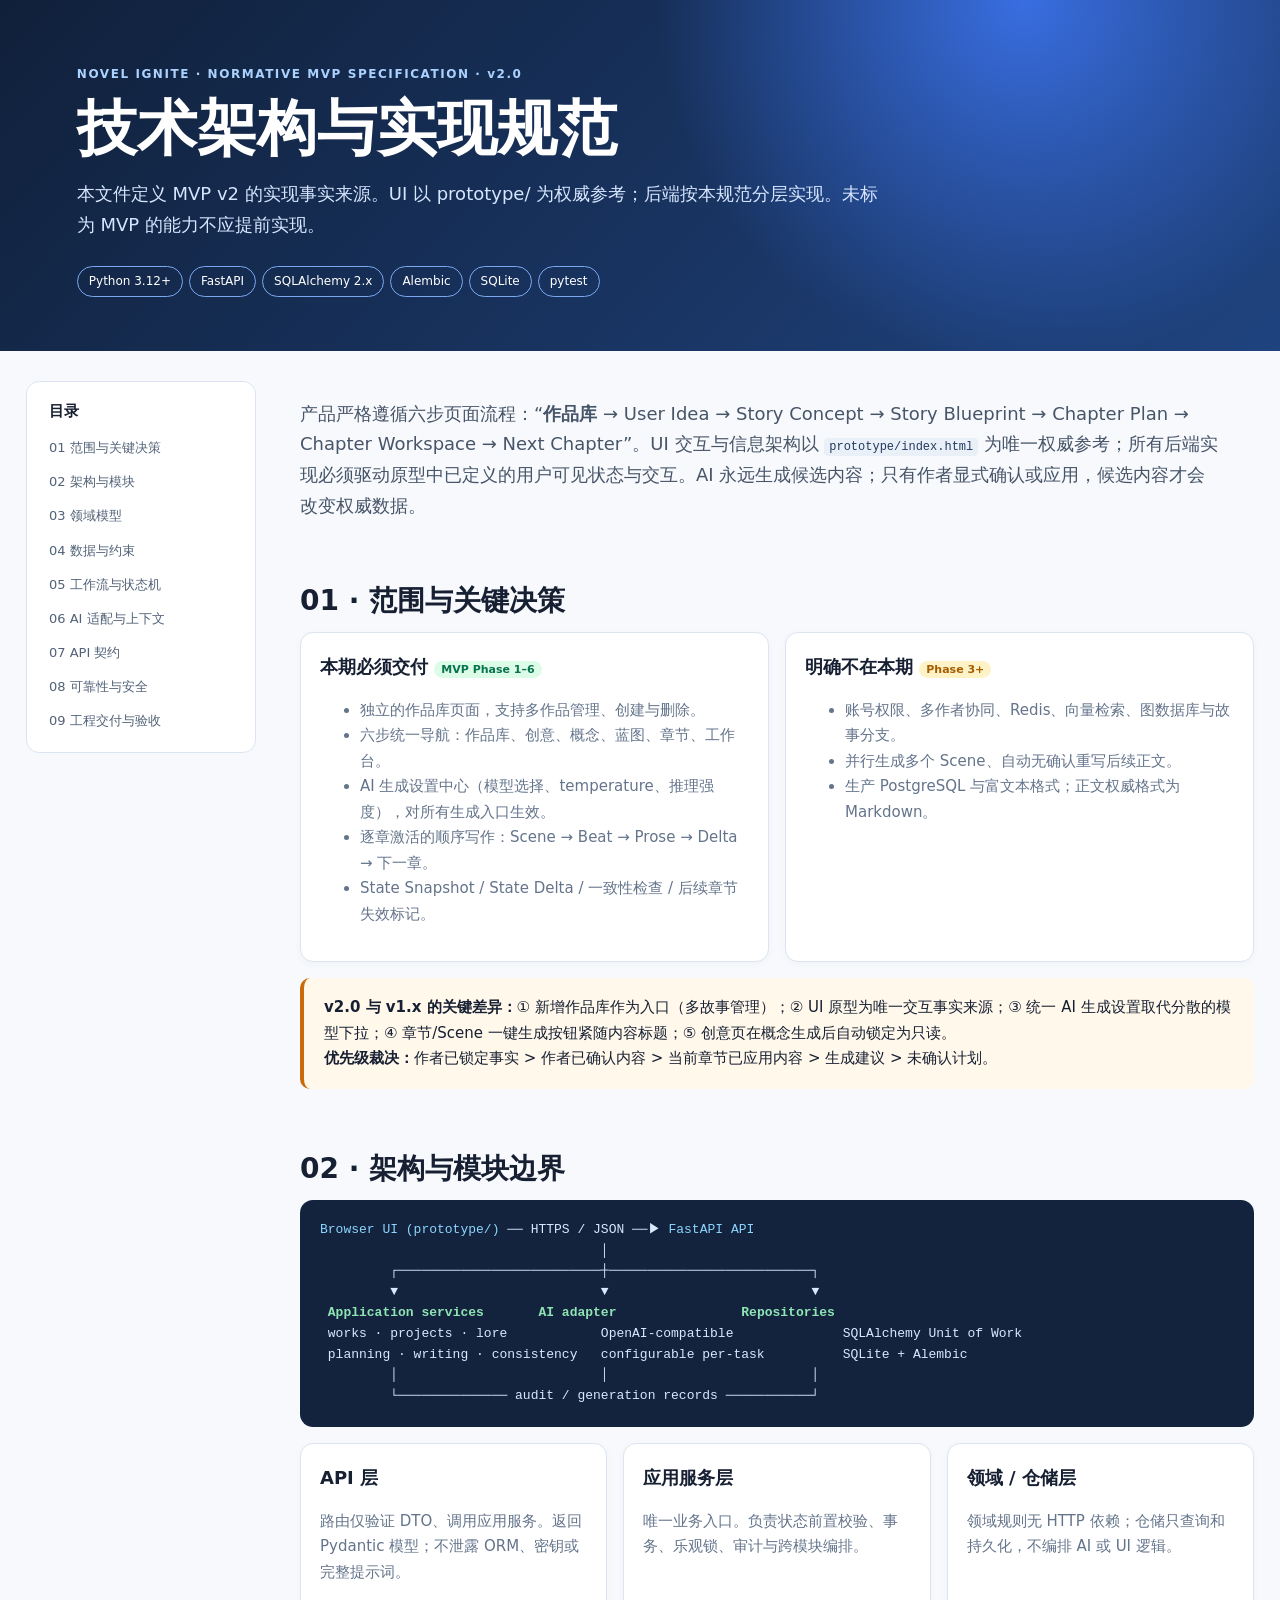
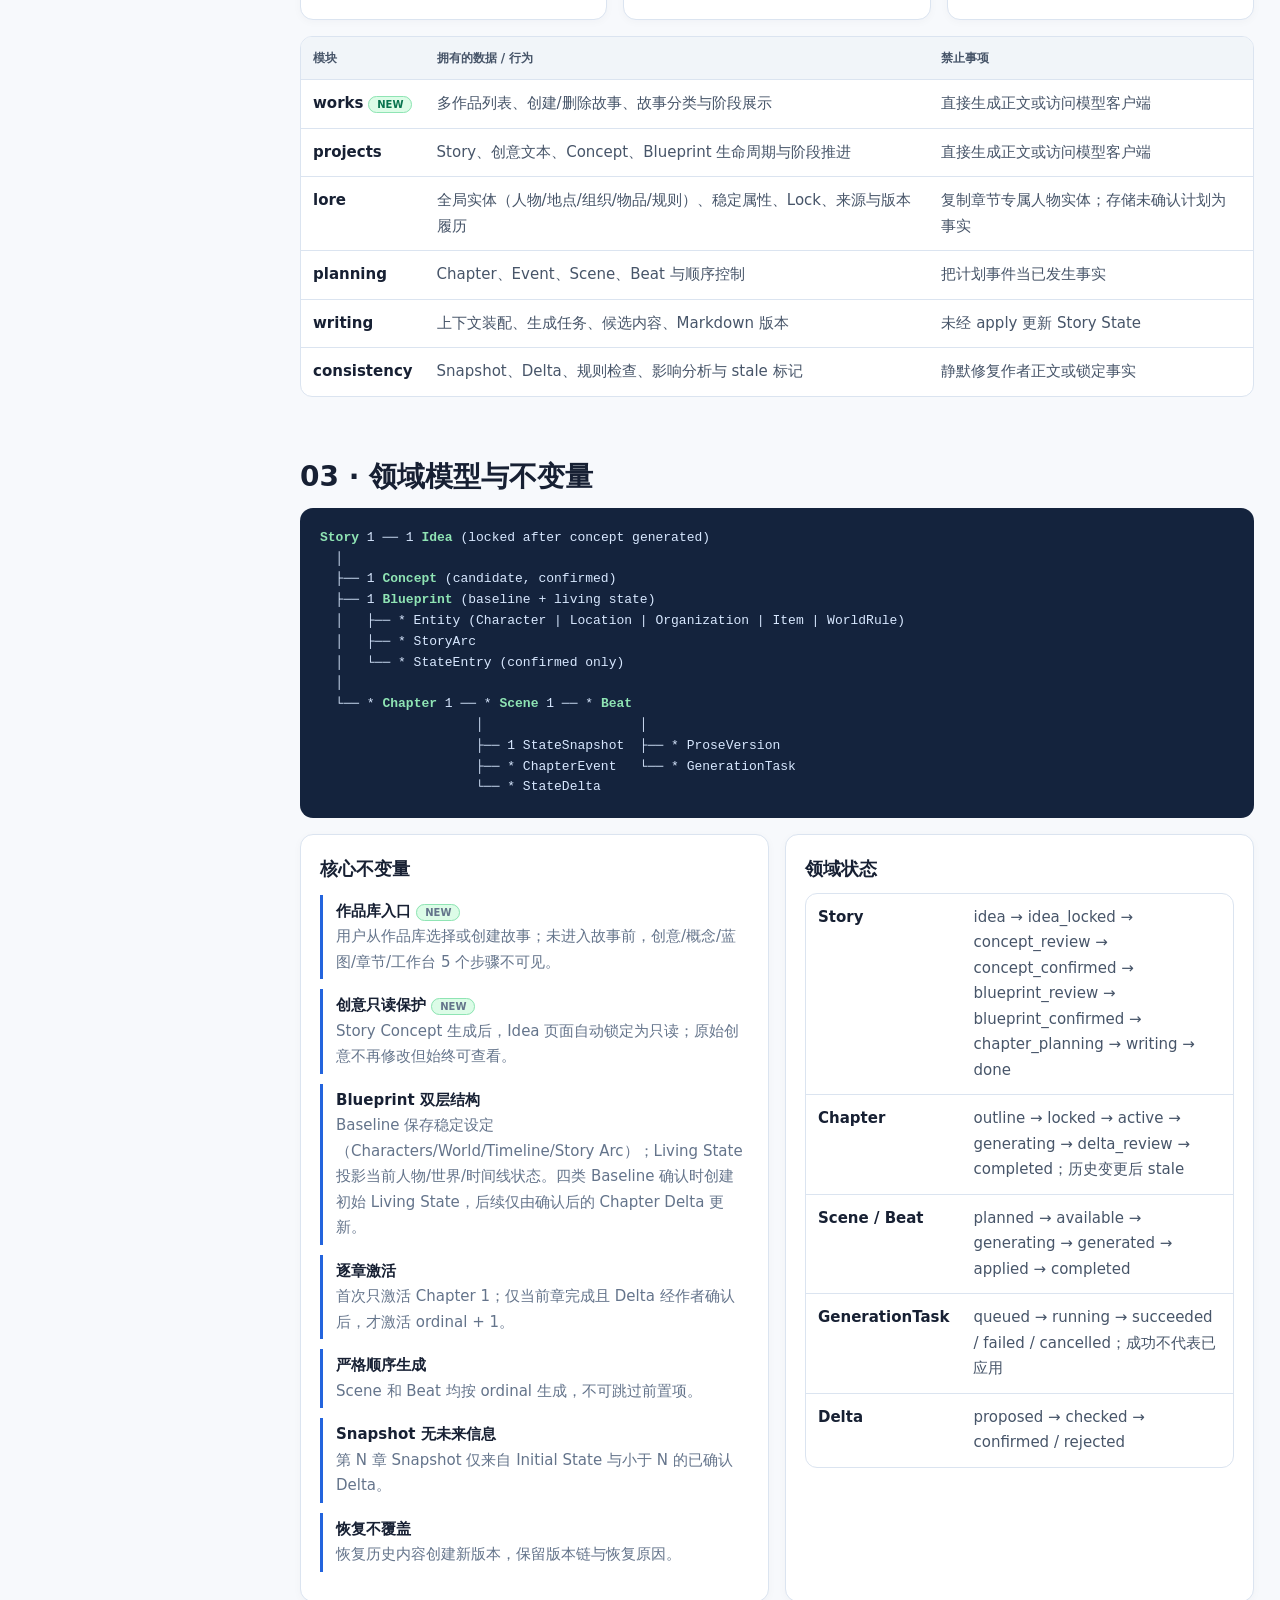
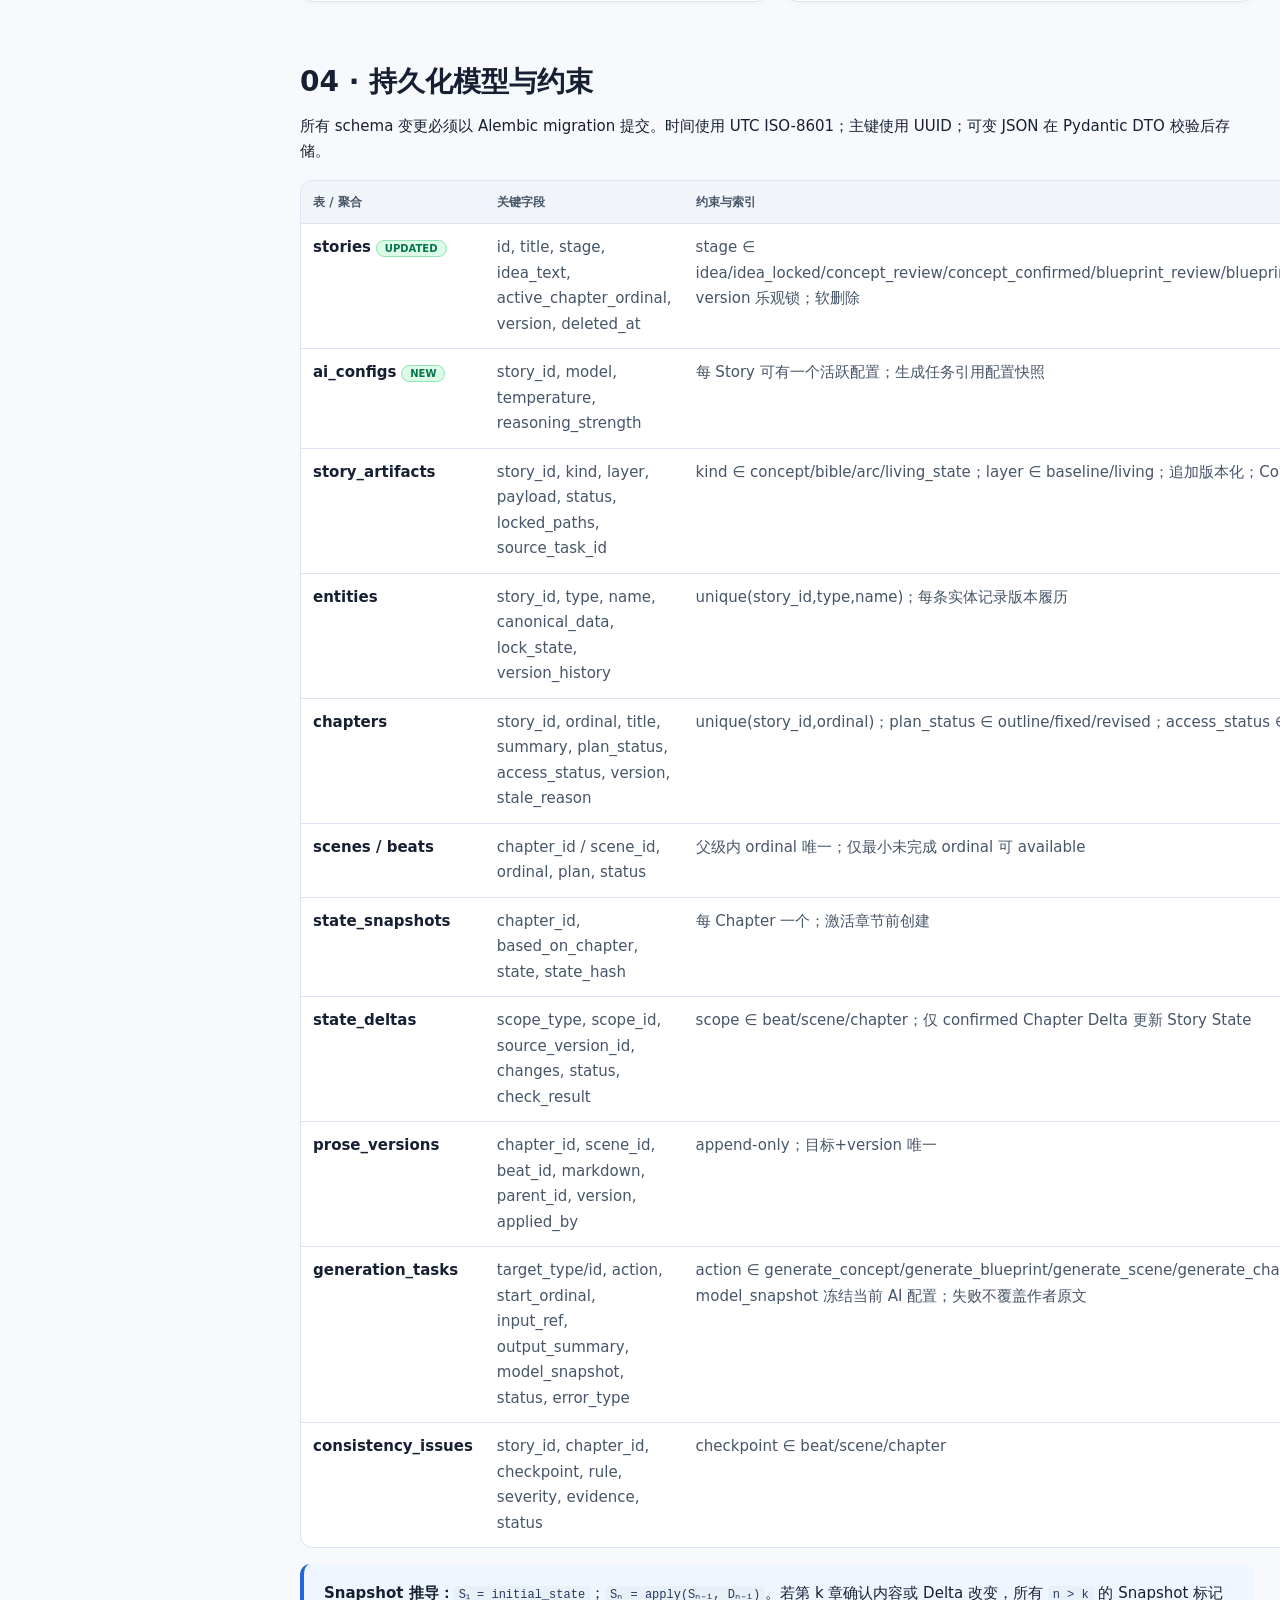
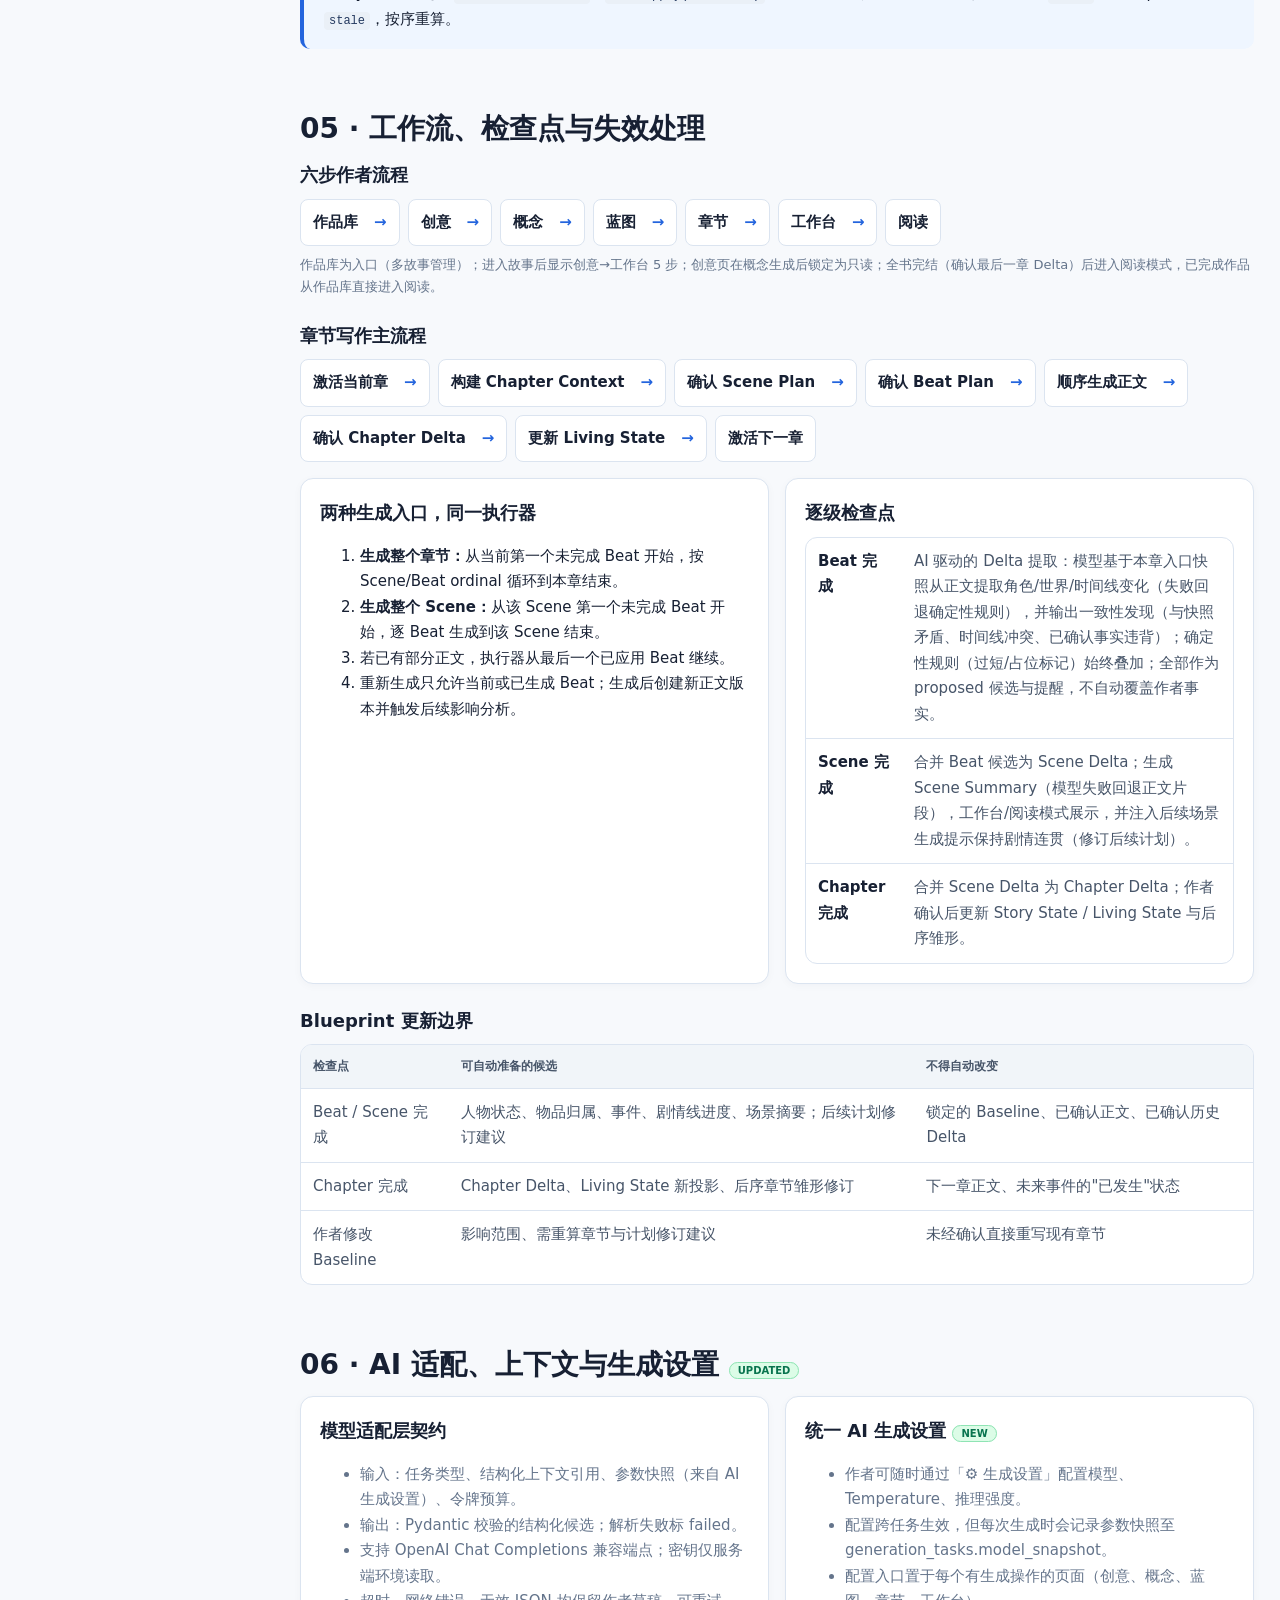
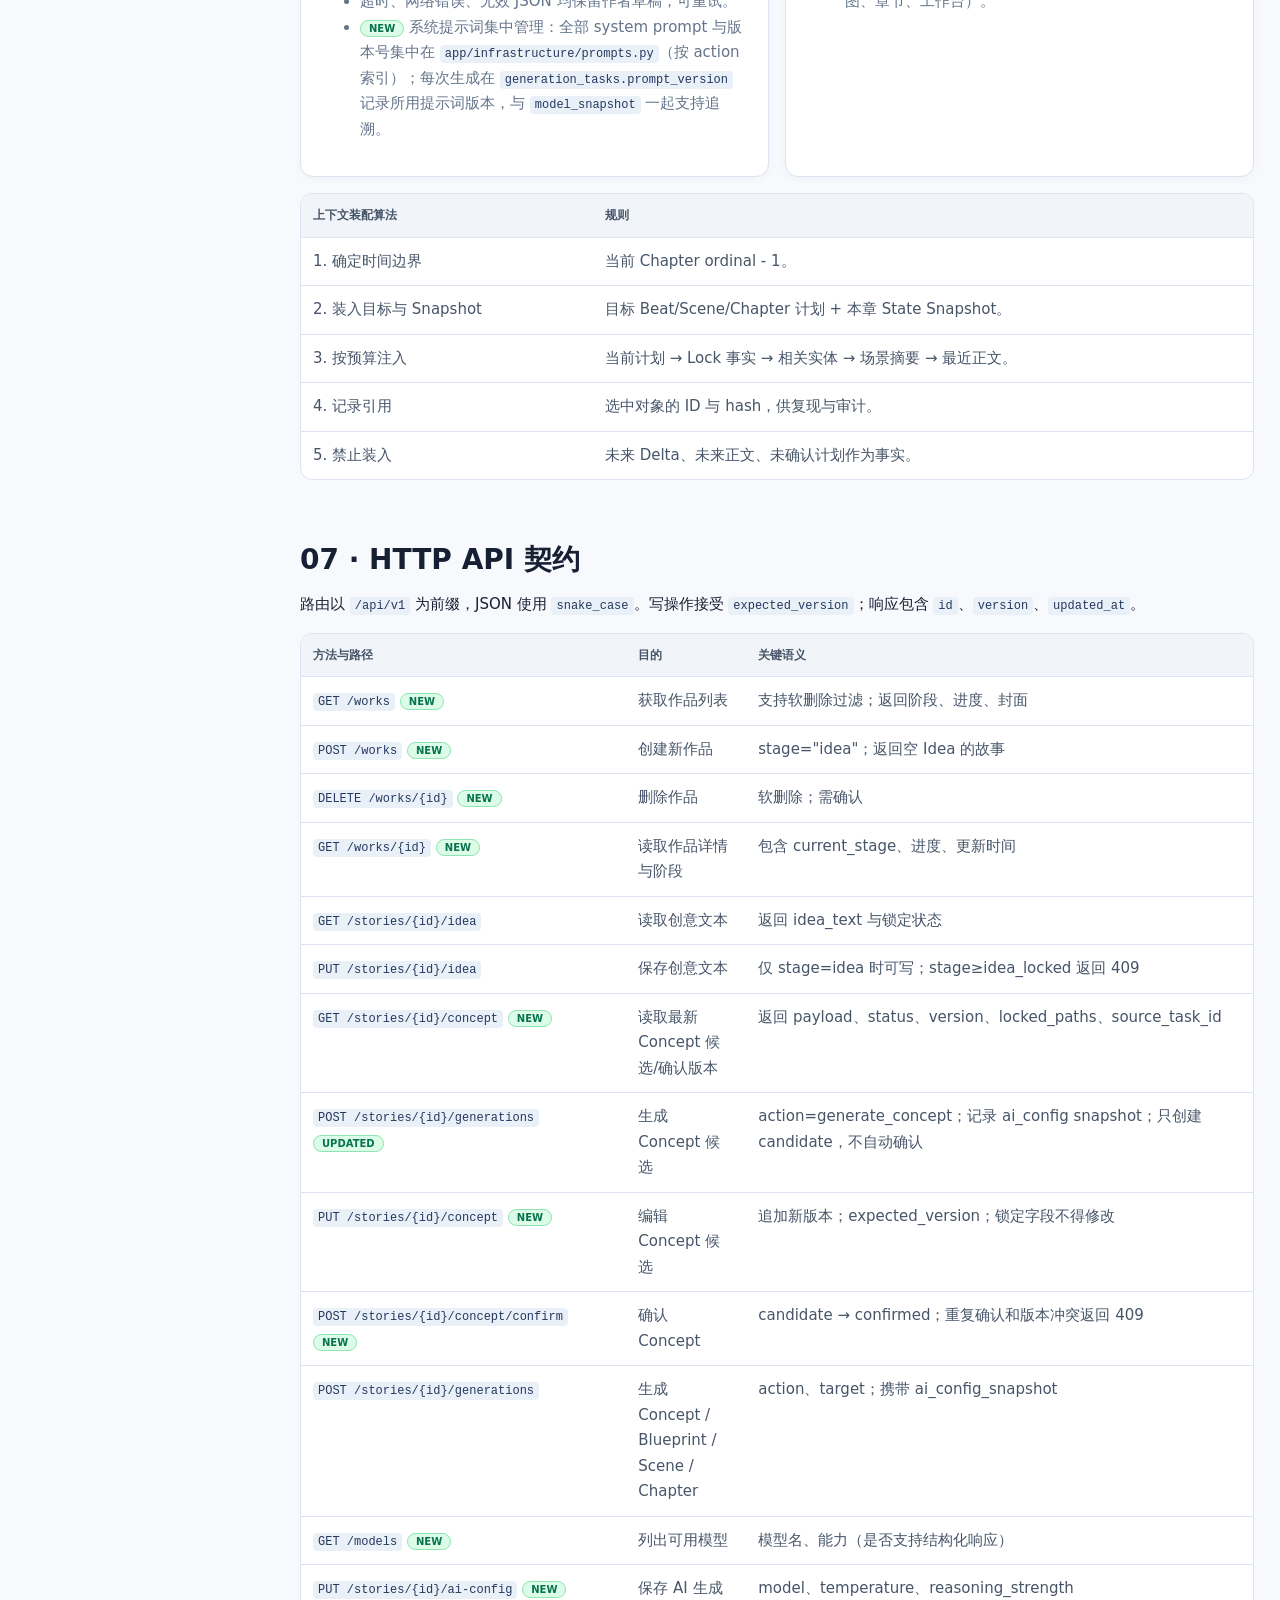
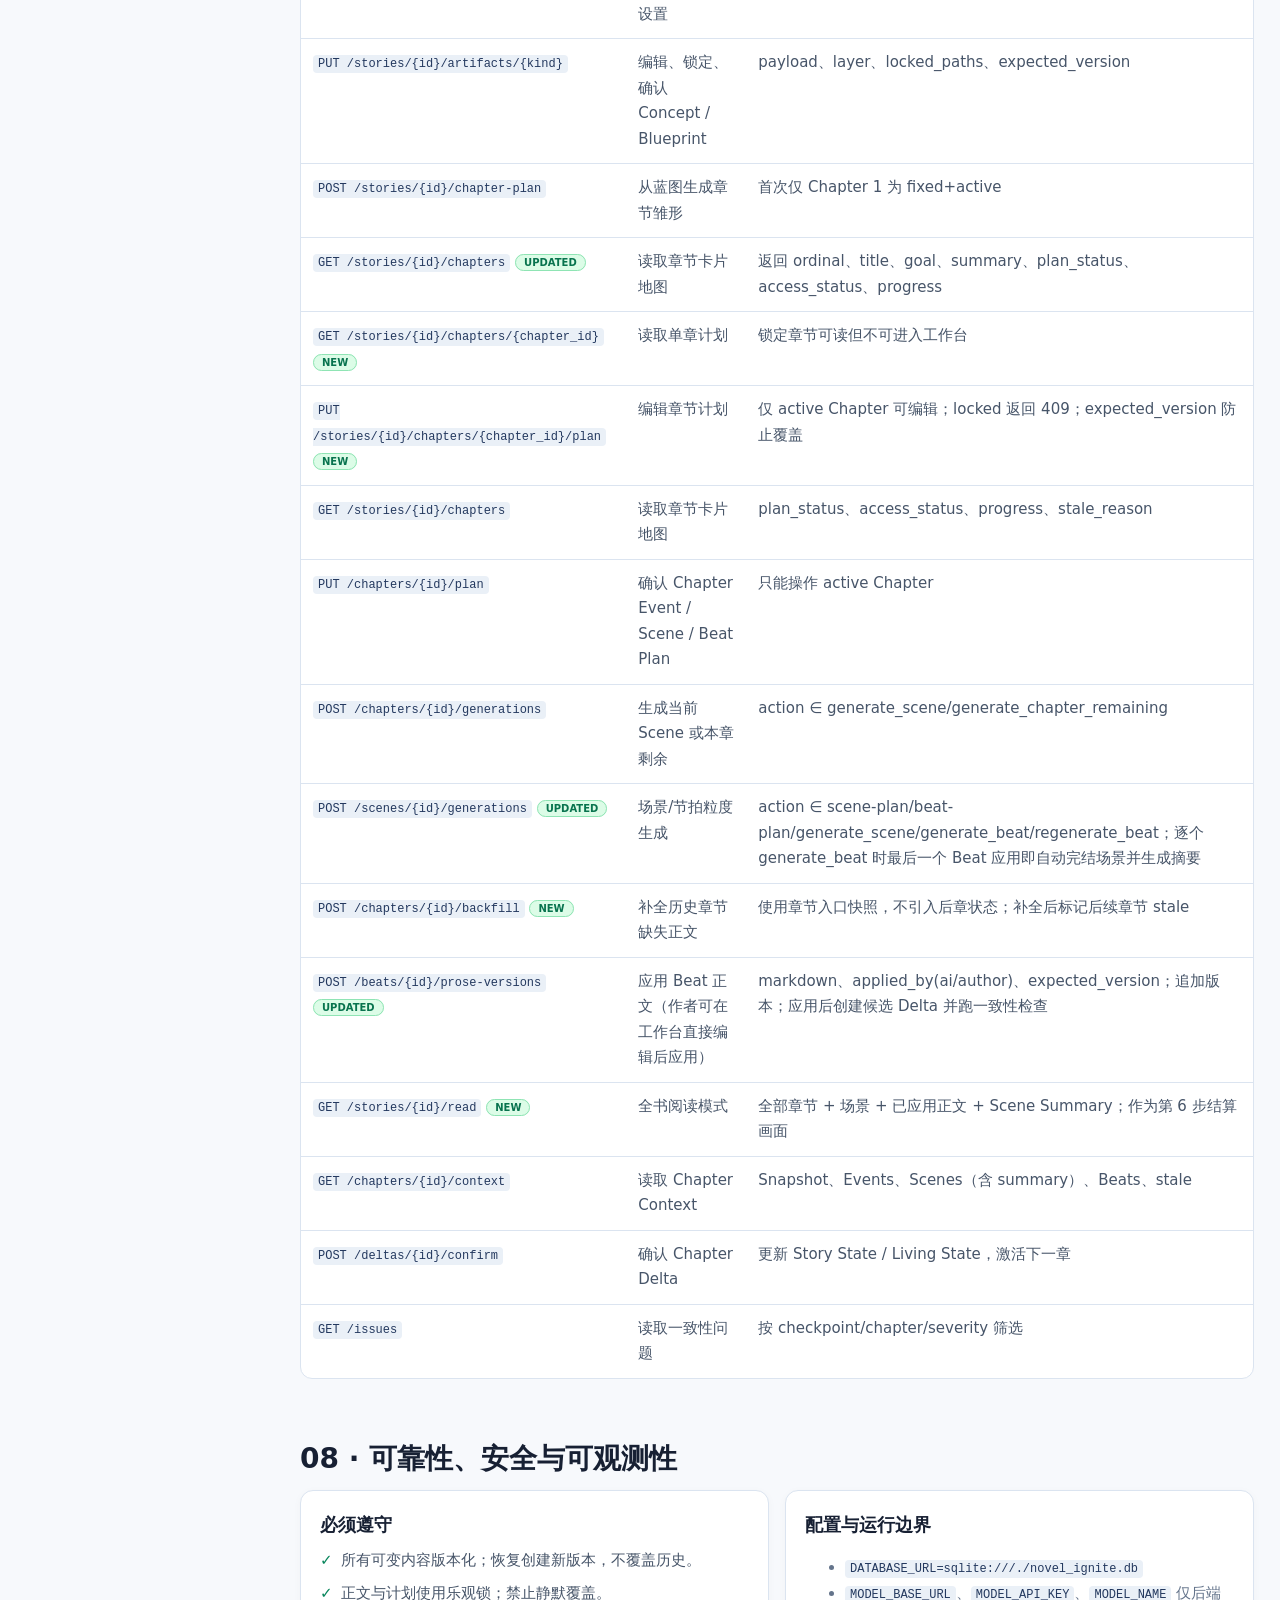
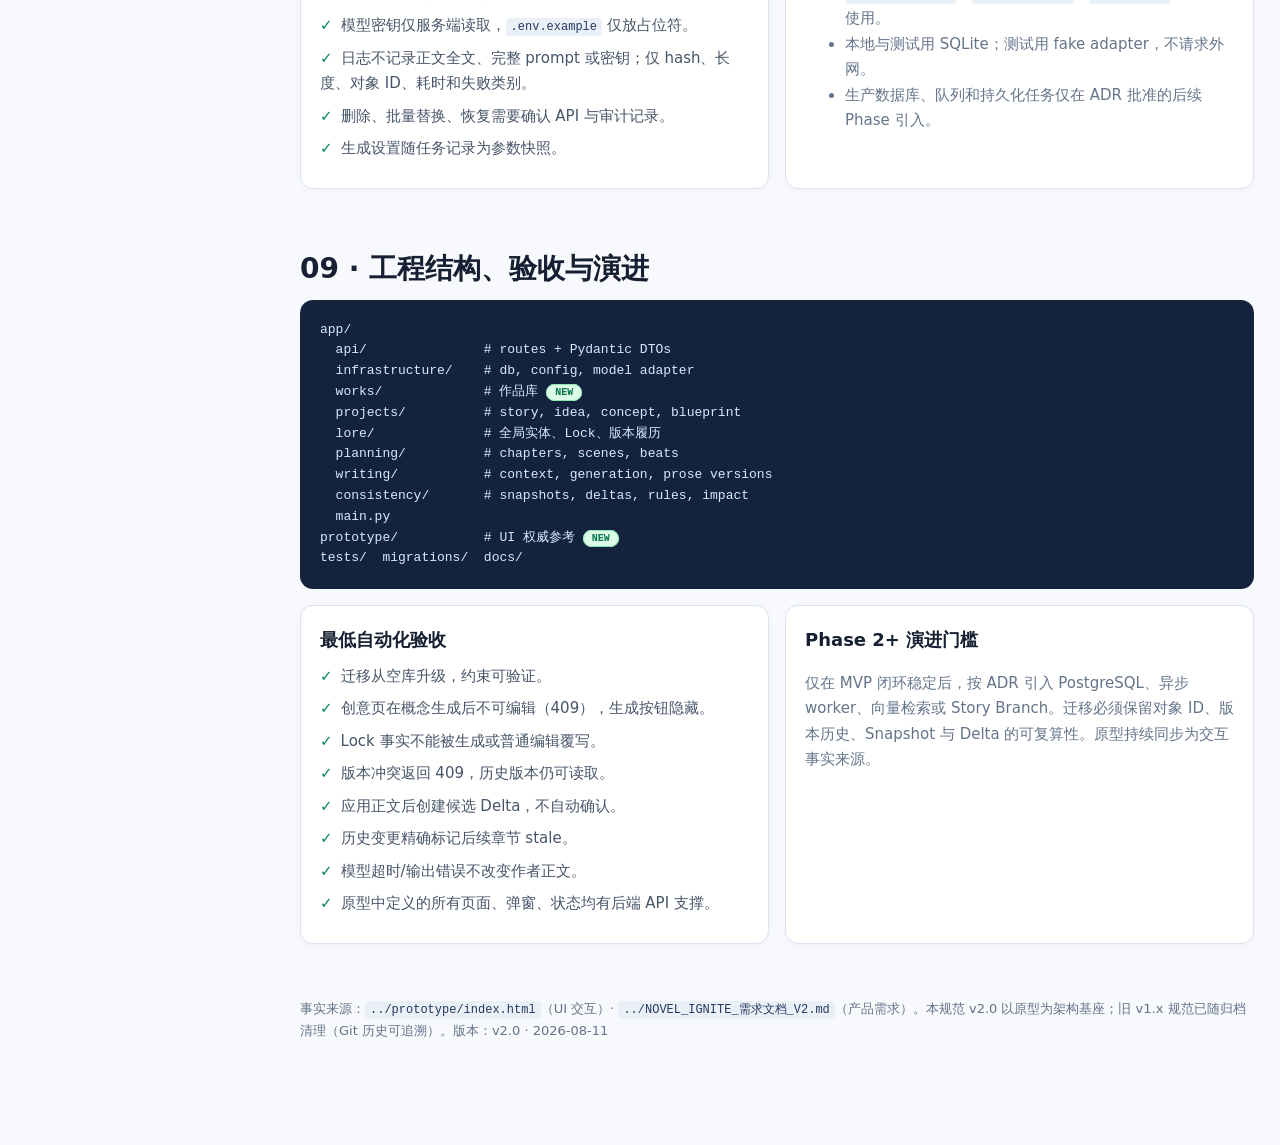
<file: docs/technical-architecture.html>
<!doctype html>
<html lang="zh-CN"><head><meta charset="utf-8"><meta name="viewport" content="width=device-width,initial-scale=1"><title>Novel Ignite｜MVP 技术架构规范 v2.0</title><style>
:root{--n:#10223f;--b:#2364dd;--s:#eff6ff;--i:#172033;--m:#64748b;--l:#dbe4f0;--bg:#f7f9fc;--g:#07855b;--w:#c86b08;--c:#14233d}*{box-sizing:border-box}html{scroll-behavior:smooth}body{margin:0;background:var(--bg);color:var(--i);font:15px/1.7 Inter,"Microsoft YaHei",system-ui,sans-serif}.hero{background:radial-gradient(circle at 80% 0,#396ee1,transparent 34%),linear-gradient(135deg,#10203a,#1f437f);color:#fff;padding:64px max(6vw,26px) 54px}.hero-in,.layout{max-width:1280px;margin:auto}.eye{font-weight:800;color:#abd1ff;letter-spacing:.13em;font-size:12px}.hero h1{font-size:clamp(34px,5vw,60px);line-height:1.08;margin:12px 0}.hero p{max-width:810px;color:#d7e6ff;font-size:18px}.pill{display:inline-block;margin:8px 6px 0 0;padding:4px 11px;border:1px solid #7ba8f0;border-radius:99px;font-size:12px}.layout{display:grid;grid-template-columns:230px minmax(0,1fr);gap:44px;padding:30px 26px 90px}.toc{position:sticky;top:18px;align-self:start;background:#fff;border:1px solid var(--l);border-radius:13px;padding:14px}.toc b{display:block;margin:3px 8px 7px}.toc a{display:block;color:#526278;text-decoration:none;padding:6px 8px;border-radius:6px;font-size:13px}.toc a:hover{background:var(--s);color:var(--b)}main{min-width:0}h2{font-size:28px;line-height:1.25;margin:58px 0 14px;padding-top:4px}h3{font-size:18px;margin:0 0 8px}.lead{font-size:18px;color:#475569;max-width:920px}.call{padding:17px 20px;background:var(--s);border-left:4px solid var(--b);border-radius:10px}.warn{background:#fff8eb;border-left-color:var(--w)}.grid{display:grid;gap:16px}.g2{grid-template-columns:repeat(2,minmax(0,1fr))}.g3{grid-template-columns:repeat(3,minmax(0,1fr))}.card{background:#fff;border:1px solid var(--l);border-radius:13px;padding:19px;box-shadow:0 2px 8px #17203308}.card p,.card ul{color:var(--m)}.flow{display:flex;gap:8px;align-items:stretch;flex-wrap:wrap}.flow span{padding:10px 12px;background:#fff;border:1px solid var(--l);border-radius:8px;font-weight:700}.flow span:not(:last-child):after{content:'→';margin-left:16px;color:var(--b)}.diagram{background:var(--c);border-radius:13px;color:#d8e8ff;padding:20px;overflow:auto;font:13px/1.6 ui-monospace,Consolas,monospace;white-space:pre}.diagram em{color:#8bd5ff;font-style:normal}.diagram strong{color:#8fe4b4}table{width:100%;border-collapse:separate;border-spacing:0;background:#fff;border:1px solid var(--l);border-radius:12px;overflow:hidden}th,td{padding:11px 12px;vertical-align:top;text-align:left;border-bottom:1px solid var(--l)}tr:last-child td{border:0}th{color:#475569;background:#f1f5f9;font-size:12px}td{color:#475569}td b{color:var(--i)}code{font:12px ui-monospace,Consolas,monospace;background:#eaf0f7;border-radius:4px;padding:2px 5px;color:#24395f}.badge{font-size:11px;padding:2px 7px;border-radius:99px;font-weight:800;background:#fef3c7;color:#a55d00}.mvp{background:#dcfce7;color:#08734e}.rule{border-left:3px solid var(--b);padding:4px 0 4px 13px;margin:10px 0}.rule b{display:block}.rule span{color:var(--m)}.check{list-style:none;padding:0;margin:0}.check li{margin:7px 0;color:#475569}.check li:before{content:'✓';font-weight:bold;color:var(--g);margin-right:8px}.foot{margin-top:54px;color:var(--m);font-size:13px}.new{background:#dcfce7;color:#08734e;border:1px solid #8fe4b4;border-radius:99px;padding:2px 8px;font-size:10px;font-weight:800}@media(max-width:900px){.layout{grid-template-columns:1fr;gap:10px}.toc{position:static;display:flex;flex-wrap:wrap;gap:2px}.toc b{width:100%}}@media(max-width:560px){.hero{padding-top:46px}.flow span:not(:last-child):after{display:none}}
</style></head><body>
<header class="hero"><div class="hero-in"><div class="eye">NOVEL IGNITE · NORMATIVE MVP SPECIFICATION · v2.0</div><h1>技术架构与实现规范</h1><p>本文件定义 MVP v2 的实现事实来源。UI 以 prototype/ 为权威参考；后端按本规范分层实现。未标为 MVP 的能力不应提前实现。</p><span class="pill">Python 3.12+</span><span class="pill">FastAPI</span><span class="pill">SQLAlchemy 2.x</span><span class="pill">Alembic</span><span class="pill">SQLite</span><span class="pill">pytest</span></div></header>
<div class="layout"><nav class="toc"><b>目录</b><a href="#scope">01 范围与关键决策</a><a href="#architecture">02 架构与模块</a><a href="#domain">03 领域模型</a><a href="#data">04 数据与约束</a><a href="#workflow">05 工作流与状态机</a><a href="#ai">06 AI 适配与上下文</a><a href="#api">07 API 契约</a><a href="#reliability">08 可靠性与安全</a><a href="#delivery">09 工程交付与验收</a></nav><main>
<p class="lead">产品严格遵循六步页面流程：“<b>作品库</b> → User Idea → Story Concept → Story Blueprint → Chapter Plan → Chapter Workspace → Next Chapter”。UI 交互与信息架构以 <code>prototype/index.html</code> 为唯一权威参考；所有后端实现必须驱动原型中已定义的用户可见状态与交互。AI 永远生成候选内容；只有作者显式确认或应用，候选内容才会改变权威数据。</p>

<section id="scope"><h2>01 · 范围与关键决策</h2>
<div class="grid g2">
<article class="card"><h3>本期必须交付 <span class="badge mvp">MVP Phase 1–6</span></h3><ul><li>独立的作品库页面，支持多作品管理、创建与删除。</li><li>六步统一导航：作品库、创意、概念、蓝图、章节、工作台。</li><li>AI 生成设置中心（模型选择、temperature、推理强度），对所有生成入口生效。</li><li>逐章激活的顺序写作：Scene → Beat → Prose → Delta → 下一章。</li><li>State Snapshot / State Delta / 一致性检查 / 后续章节失效标记。</li></ul></article>
<article class="card"><h3>明确不在本期 <span class="badge">Phase 3+</span></h3><ul><li>账号权限、多作者协同、Redis、向量检索、图数据库与故事分支。</li><li>并行生成多个 Scene、自动无确认重写后续正文。</li><li>生产 PostgreSQL 与富文本格式；正文权威格式为 Markdown。</li></ul></article></div>
<div class="call warn" style="margin-top:16px"><b>v2.0 与 v1.x 的关键差异：</b>① 新增作品库作为入口（多故事管理）；② UI 原型为唯一交互事实来源；③ 统一 AI 生成设置取代分散的模型下拉；④ 章节/Scene 一键生成按钮紧随内容标题；⑤ 创意页在概念生成后自动锁定为只读。<br><b>优先级裁决：</b>作者已锁定事实 &gt; 作者已确认内容 &gt; 当前章节已应用内容 &gt; 生成建议 &gt; 未确认计划。</div></section>

<section id="architecture"><h2>02 · 架构与模块边界</h2>
<div class="diagram"><em>Browser UI (prototype/)</em> ── HTTPS / JSON ──▶ <em>FastAPI API</em>
                                    │
         ┌──────────────────────────┼──────────────────────────┐
         ▼                          ▼                          ▼
 <strong>Application services</strong>       <strong>AI adapter</strong>                <strong>Repositories</strong>
 works · projects · lore            OpenAI-compatible              SQLAlchemy Unit of Work
 planning · writing · consistency   configurable per-task          SQLite + Alembic
         │                          │                          │
         └────────────── audit / generation records ───────────┘</div>
<div class="grid g3" style="margin-top:16px">
<article class="card"><h3>API 层</h3><p>路由仅验证 DTO、调用应用服务。返回 Pydantic 模型；不泄露 ORM、密钥或完整提示词。</p></article>
<article class="card"><h3>应用服务层</h3><p>唯一业务入口。负责状态前置校验、事务、乐观锁、审计与跨模块编排。</p></article>
<article class="card"><h3>领域 / 仓储层</h3><p>领域规则无 HTTP 依赖；仓储只查询和持久化，不编排 AI 或 UI 逻辑。</p></article></div>
<table style="margin-top:16px"><thead><tr><th>模块</th><th>拥有的数据 / 行为</th><th>禁止事项</th></tr></thead><tbody>
<tr><td><b>works</b> <span class="new">NEW</span></td><td>多作品列表、创建/删除故事、故事分类与阶段展示</td><td>直接生成正文或访问模型客户端</td></tr>
<tr><td><b>projects</b></td><td>Story、创意文本、Concept、Blueprint 生命周期与阶段推进</td><td>直接生成正文或访问模型客户端</td></tr>
<tr><td><b>lore</b></td><td>全局实体（人物/地点/组织/物品/规则）、稳定属性、Lock、来源与版本履历</td><td>复制章节专属人物实体；存储未确认计划为事实</td></tr>
<tr><td><b>planning</b></td><td>Chapter、Event、Scene、Beat 与顺序控制</td><td>把计划事件当已发生事实</td></tr>
<tr><td><b>writing</b></td><td>上下文装配、生成任务、候选内容、Markdown 版本</td><td>未经 apply 更新 Story State</td></tr>
<tr><td><b>consistency</b></td><td>Snapshot、Delta、规则检查、影响分析与 stale 标记</td><td>静默修复作者正文或锁定事实</td></tr></tbody></table></section>

<section id="domain"><h2>03 · 领域模型与不变量</h2>
<div class="diagram"><strong>Story</strong> 1 ── 1 <strong>Idea</strong> (locked after concept generated)
  │
  ├── 1 <strong>Concept</strong> (candidate, confirmed)
  ├── 1 <strong>Blueprint</strong> (baseline + living state)
  │   ├── * Entity (Character | Location | Organization | Item | WorldRule)
  │   ├── * StoryArc
  │   └── * StateEntry (confirmed only)
  │
  └── * <strong>Chapter</strong> 1 ── * <strong>Scene</strong> 1 ── * <strong>Beat</strong>
                    │                    │
                    ├── 1 StateSnapshot  ├── * ProseVersion
                    ├── * ChapterEvent   └── * GenerationTask
                    └── * StateDelta</div>
<div class="grid g2" style="margin-top:16px">
<article class="card"><h3>核心不变量</h3>
<div class="rule"><b>作品库入口 <span class="new">NEW</span></b><span>用户从作品库选择或创建故事；未进入故事前，创意/概念/蓝图/章节/工作台 5 个步骤不可见。</span></div>
<div class="rule"><b>创意只读保护 <span class="new">NEW</span></b><span>Story Concept 生成后，Idea 页面自动锁定为只读；原始创意不再修改但始终可查看。</span></div>
<div class="rule"><b>Blueprint 双层结构</b><span>Baseline 保存稳定设定（Characters/World/Timeline/Story Arc）；Living State 投影当前人物/世界/时间线状态。四类 Baseline 确认时创建初始 Living State，后续仅由确认后的 Chapter Delta 更新。</span></div>
<div class="rule"><b>逐章激活</b><span>首次只激活 Chapter 1；仅当前章完成且 Delta 经作者确认后，才激活 ordinal + 1。</span></div>
<div class="rule"><b>严格顺序生成</b><span>Scene 和 Beat 均按 ordinal 生成，不可跳过前置项。</span></div>
<div class="rule"><b>Snapshot 无未来信息</b><span>第 N 章 Snapshot 仅来自 Initial State 与小于 N 的已确认 Delta。</span></div>
<div class="rule"><b>恢复不覆盖</b><span>恢复历史内容创建新版本，保留版本链与恢复原因。</span></div></article>
<article class="card"><h3>领域状态</h3>
<table><tbody>
<tr><td><b>Story</b></td><td>idea → idea_locked → concept_review → concept_confirmed → blueprint_review → blueprint_confirmed → chapter_planning → writing → done</td></tr>
<tr><td><b>Chapter</b></td><td>outline → locked → active → generating → delta_review → completed；历史变更后 stale</td></tr>
<tr><td><b>Scene / Beat</b></td><td>planned → available → generating → generated → applied → completed</td></tr>
<tr><td><b>GenerationTask</b></td><td>queued → running → succeeded / failed / cancelled；成功不代表已应用</td></tr>
<tr><td><b>Delta</b></td><td>proposed → checked → confirmed / rejected</td></tr></tbody></table></article></div></section>

<section id="data"><h2>04 · 持久化模型与约束</h2>
<p>所有 schema 变更必须以 Alembic migration 提交。时间使用 UTC ISO-8601；主键使用 UUID；可变 JSON 在 Pydantic DTO 校验后存储。</p>
<table><thead><tr><th>表 / 聚合</th><th>关键字段</th><th>约束与索引</th></tr></thead><tbody>
<tr><td><b>stories</b> <span class="new">UPDATED</span></td><td>id, title, stage, idea_text, active_chapter_ordinal, version, deleted_at</td><td>stage ∈ idea/idea_locked/concept_review/concept_confirmed/blueprint_review/blueprint_confirmed/chapter_planning/writing/done；version 乐观锁；软删除</td></tr>
<tr><td><b>ai_configs</b> <span class="new">NEW</span></td><td>story_id, model, temperature, reasoning_strength</td><td>每 Story 可有一个活跃配置；生成任务引用配置快照</td></tr>
<tr><td><b>story_artifacts</b></td><td>story_id, kind, layer, payload, status, locked_paths, source_task_id</td><td>kind ∈ concept/bible/arc/living_state；layer ∈ baseline/living；追加版本化；Concept candidate 需确认后成为权威</td></tr>
<tr><td><b>entities</b></td><td>story_id, type, name, canonical_data, lock_state, version_history</td><td>unique(story_id,type,name)；每条实体记录版本履历</td></tr>
<tr><td><b>chapters</b></td><td>story_id, ordinal, title, summary, plan_status, access_status, version, stale_reason</td><td>unique(story_id,ordinal)；plan_status ∈ outline/fixed/revised；access_status ∈ locked/active/completed</td></tr>
<tr><td><b>scenes / beats</b></td><td>chapter_id / scene_id, ordinal, plan, status</td><td>父级内 ordinal 唯一；仅最小未完成 ordinal 可 available</td></tr>
<tr><td><b>state_snapshots</b></td><td>chapter_id, based_on_chapter, state, state_hash</td><td>每 Chapter 一个；激活章节前创建</td></tr>
<tr><td><b>state_deltas</b></td><td>scope_type, scope_id, source_version_id, changes, status, check_result</td><td>scope ∈ beat/scene/chapter；仅 confirmed Chapter Delta 更新 Story State</td></tr>
<tr><td><b>prose_versions</b></td><td>chapter_id, scene_id, beat_id, markdown, parent_id, version, applied_by</td><td>append-only；目标+version 唯一</td></tr>
<tr><td><b>generation_tasks</b></td><td>target_type/id, action, start_ordinal, input_ref, output_summary, model_snapshot, status, error_type</td><td>action ∈ generate_concept/generate_blueprint/generate_scene/generate_chapter_remaining/regenerate_beat；model_snapshot 冻结当前 AI 配置；失败不覆盖作者原文</td></tr>
<tr><td><b>consistency_issues</b></td><td>story_id, chapter_id, checkpoint, rule, severity, evidence, status</td><td>checkpoint ∈ beat/scene/chapter</td></tr></tbody></table>
<div class="call" style="margin-top:16px"><b>Snapshot 推导：</b><code>S₁ = initial_state</code>；<code>Sₙ = apply(Sₙ₋₁, Dₙ₋₁)</code>。若第 k 章确认内容或 Delta 改变，所有 <code>n &gt; k</code> 的 Snapshot 标记 <code>stale</code>，按序重算。</div></section>

<section id="workflow"><h2>05 · 工作流、检查点与失效处理</h2>
<h3>六步作者流程</h3>
<div class="flow"><span>作品库</span><span>创意</span><span>概念</span><span>蓝图</span><span>章节</span><span>工作台</span><span>阅读</span></div>
<p style="color:var(--m);font-size:13px;margin-top:8px">作品库为入口（多故事管理）；进入故事后显示创意→工作台 5 步；创意页在概念生成后锁定为只读；全书完结（确认最后一章 Delta）后进入阅读模式，已完成作品从作品库直接进入阅读。</p>

<h3 style="margin-top:22px">章节写作主流程</h3>
<div class="flow"><span>激活当前章</span><span>构建 Chapter Context</span><span>确认 Scene Plan</span><span>确认 Beat Plan</span><span>顺序生成正文</span><span>确认 Chapter Delta</span><span>更新 Living State</span><span>激活下一章</span></div>

<div class="grid g2" style="margin-top:16px">
<article class="card"><h3>两种生成入口，同一执行器</h3><ol>
<li><b>生成整个章节：</b>从当前第一个未完成 Beat 开始，按 Scene/Beat ordinal 循环到本章结束。</li>
<li><b>生成整个 Scene：</b>从该 Scene 第一个未完成 Beat 开始，逐 Beat 生成到该 Scene 结束。</li>
<li>若已有部分正文，执行器从最后一个已应用 Beat 继续。</li>
<li>重新生成只允许当前或已生成 Beat；生成后创建新正文版本并触发后续影响分析。</li></ol></article>
<article class="card"><h3>逐级检查点</h3><table><tbody>
<tr><td><b>Beat 完成</b></td><td>AI 驱动的 Delta 提取：模型基于本章入口快照从正文提取角色/世界/时间线变化（失败回退确定性规则），并输出一致性发现（与快照矛盾、时间线冲突、已确认事实违背）；确定性规则（过短/占位标记）始终叠加；全部作为 proposed 候选与提醒，不自动覆盖作者事实。</td></tr>
<tr><td><b>Scene 完成</b></td><td>合并 Beat 候选为 Scene Delta；生成 Scene Summary（模型失败回退正文片段），工作台/阅读模式展示，并注入后续场景生成提示保持剧情连贯（修订后续计划）。</td></tr>
<tr><td><b>Chapter 完成</b></td><td>合并 Scene Delta 为 Chapter Delta；作者确认后更新 Story State / Living State 与后序雏形。</td></tr></tbody></table></article></div>

<h3 style="margin-top:22px">Blueprint 更新边界</h3>
<table><thead><tr><th>检查点</th><th>可自动准备的候选</th><th>不得自动改变</th></tr></thead><tbody>
<tr><td>Beat / Scene 完成</td><td>人物状态、物品归属、事件、剧情线进度、场景摘要；后续计划修订建议</td><td>锁定的 Baseline、已确认正文、已确认历史 Delta</td></tr>
<tr><td>Chapter 完成</td><td>Chapter Delta、Living State 新投影、后序章节雏形修订</td><td>下一章正文、未来事件的"已发生"状态</td></tr>
<tr><td>作者修改 Baseline</td><td>影响范围、需重算章节与计划修订建议</td><td>未经确认直接重写现有章节</td></tr></tbody></table></section>

<section id="ai"><h2>06 · AI 适配、上下文与生成设置 <span class="new">UPDATED</span></h2>
<div class="grid g2">
<article class="card"><h3>模型适配层契约</h3><ul><li>输入：任务类型、结构化上下文引用、参数快照（来自 AI 生成设置）、令牌预算。</li><li>输出：Pydantic 校验的结构化候选；解析失败标 failed。</li><li>支持 OpenAI Chat Completions 兼容端点；密钥仅服务端环境读取。</li><li>超时、网络错误、无效 JSON 均保留作者草稿，可重试。</li><li><span class="new">NEW</span> 系统提示词集中管理：全部 system prompt 与版本号集中在 <code>app/infrastructure/prompts.py</code>（按 action 索引）；每次生成在 <code>generation_tasks.prompt_version</code> 记录所用提示词版本，与 <code>model_snapshot</code> 一起支持追溯。</li></ul></article>
<article class="card"><h3>统一 AI 生成设置 <span class="new">NEW</span></h3><ul><li>作者可随时通过「⚙ 生成设置」配置模型、Temperature、推理强度。</li><li>配置跨任务生效，但每次生成时会记录参数快照至 generation_tasks.model_snapshot。</li><li>配置入口置于每个有生成操作的页面（创意、概念、蓝图、章节、工作台）。</li></ul></article></div>
<table style="margin-top:16px"><thead><tr><th>上下文装配算法</th><th>规则</th></tr></thead><tbody>
<tr><td>1. 确定时间边界</td><td>当前 Chapter ordinal - 1。</td></tr>
<tr><td>2. 装入目标与 Snapshot</td><td>目标 Beat/Scene/Chapter 计划 + 本章 State Snapshot。</td></tr>
<tr><td>3. 按预算注入</td><td>当前计划 → Lock 事实 → 相关实体 → 场景摘要 → 最近正文。</td></tr>
<tr><td>4. 记录引用</td><td>选中对象的 ID 与 hash，供复现与审计。</td></tr>
<tr><td>5. 禁止装入</td><td>未来 Delta、未来正文、未确认计划作为事实。</td></tr></tbody></table></section>

<section id="api"><h2>07 · HTTP API 契约</h2>
<p>路由以 <code>/api/v1</code> 为前缀，JSON 使用 <code>snake_case</code>。写操作接受 <code>expected_version</code>；响应包含 <code>id</code>、<code>version</code>、<code>updated_at</code>。</p>
<table><thead><tr><th>方法与路径</th><th>目的</th><th>关键语义</th></tr></thead><tbody>
<tr><td><code>GET /works</code> <span class="new">NEW</span></td><td>获取作品列表</td><td>支持软删除过滤；返回阶段、进度、封面</td></tr>
<tr><td><code>POST /works</code> <span class="new">NEW</span></td><td>创建新作品</td><td>stage="idea"；返回空 Idea 的故事</td></tr>
<tr><td><code>DELETE /works/{id}</code> <span class="new">NEW</span></td><td>删除作品</td><td>软删除；需确认</td></tr>
<tr><td><code>GET /works/{id}</code> <span class="new">NEW</span></td><td>读取作品详情与阶段</td><td>包含 current_stage、进度、更新时间</td></tr>
<tr><td><code>GET /stories/{id}/idea</code></td><td>读取创意文本</td><td>返回 idea_text 与锁定状态</td></tr>
<tr><td><code>PUT /stories/{id}/idea</code></td><td>保存创意文本</td><td>仅 stage=idea 时可写；stage≥idea_locked 返回 409</td></tr>
<tr><td><code>GET /stories/{id}/concept</code> <span class="new">NEW</span></td><td>读取最新 Concept 候选/确认版本</td><td>返回 payload、status、version、locked_paths、source_task_id</td></tr>
<tr><td><code>POST /stories/{id}/generations</code> <span class="new">UPDATED</span></td><td>生成 Concept 候选</td><td>action=generate_concept；记录 ai_config snapshot；只创建 candidate，不自动确认</td></tr>
<tr><td><code>PUT /stories/{id}/concept</code> <span class="new">NEW</span></td><td>编辑 Concept 候选</td><td>追加新版本；expected_version；锁定字段不得修改</td></tr>
<tr><td><code>POST /stories/{id}/concept/confirm</code> <span class="new">NEW</span></td><td>确认 Concept</td><td>candidate → confirmed；重复确认和版本冲突返回 409</td></tr>
<tr><td><code>POST /stories/{id}/generations</code></td><td>生成 Concept / Blueprint / Scene / Chapter</td><td>action、target；携带 ai_config_snapshot</td></tr>
<tr><td><code>GET /models</code> <span class="new">NEW</span></td><td>列出可用模型</td><td>模型名、能力（是否支持结构化响应）</td></tr>
<tr><td><code>PUT /stories/{id}/ai-config</code> <span class="new">NEW</span></td><td>保存 AI 生成设置</td><td>model、temperature、reasoning_strength</td></tr>
<tr><td><code>PUT /stories/{id}/artifacts/{kind}</code></td><td>编辑、锁定、确认 Concept / Blueprint</td><td>payload、layer、locked_paths、expected_version</td></tr>
<tr><td><code>POST /stories/{id}/chapter-plan</code></td><td>从蓝图生成章节雏形</td><td>首次仅 Chapter 1 为 fixed+active</td></tr>
<tr><td><code>GET /stories/{id}/chapters</code> <span class="new">UPDATED</span></td><td>读取章节卡片地图</td><td>返回 ordinal、title、goal、summary、plan_status、access_status、progress</td></tr>
<tr><td><code>GET /stories/{id}/chapters/{chapter_id}</code> <span class="new">NEW</span></td><td>读取单章计划</td><td>锁定章节可读但不可进入工作台</td></tr>
<tr><td><code>PUT /stories/{id}/chapters/{chapter_id}/plan</code> <span class="new">NEW</span></td><td>编辑章节计划</td><td>仅 active Chapter 可编辑；locked 返回 409；expected_version 防止覆盖</td></tr>
<tr><td><code>GET /stories/{id}/chapters</code></td><td>读取章节卡片地图</td><td>plan_status、access_status、progress、stale_reason</td></tr>
<tr><td><code>PUT /chapters/{id}/plan</code></td><td>确认 Chapter Event / Scene / Beat Plan</td><td>只能操作 active Chapter</td></tr>
<tr><td><code>POST /chapters/{id}/generations</code></td><td>生成当前 Scene 或本章剩余</td><td>action ∈ generate_scene/generate_chapter_remaining</td></tr>
<tr><td><code>POST /scenes/{id}/generations</code> <span class="new">UPDATED</span></td><td>场景/节拍粒度生成</td><td>action ∈ scene-plan/beat-plan/generate_scene/generate_beat/regenerate_beat；逐个 generate_beat 时最后一个 Beat 应用即自动完结场景并生成摘要</td></tr>
<tr><td><code>POST /chapters/{id}/backfill</code> <span class="new">NEW</span></td><td>补全历史章节缺失正文</td><td>使用章节入口快照，不引入后章状态；补全后标记后续章节 stale</td></tr>
<tr><td><code>POST /beats/{id}/prose-versions</code> <span class="new">UPDATED</span></td><td>应用 Beat 正文（作者可在工作台直接编辑后应用）</td><td>markdown、applied_by(ai/author)、expected_version；追加版本；应用后创建候选 Delta 并跑一致性检查</td></tr>
<tr><td><code>GET /stories/{id}/read</code> <span class="new">NEW</span></td><td>全书阅读模式</td><td>全部章节 + 场景 + 已应用正文 + Scene Summary；作为第 6 步结算画面</td></tr>
<tr><td><code>GET /chapters/{id}/context</code></td><td>读取 Chapter Context</td><td>Snapshot、Events、Scenes（含 summary）、Beats、stale</td></tr>
<tr><td><code>POST /deltas/{id}/confirm</code></td><td>确认 Chapter Delta</td><td>更新 Story State / Living State，激活下一章</td></tr>
<tr><td><code>GET /issues</code></td><td>读取一致性问题</td><td>按 checkpoint/chapter/severity 筛选</td></tr></tbody></table></section>

<section id="reliability"><h2>08 · 可靠性、安全与可观测性</h2>
<div class="grid g2">
<article class="card"><h3>必须遵守</h3><ul class="check"><li>所有可变内容版本化；恢复创建新版本，不覆盖历史。</li><li>正文与计划使用乐观锁；禁止静默覆盖。</li><li>模型密钥仅服务端读取，<code>.env.example</code> 仅放占位符。</li><li>日志不记录正文全文、完整 prompt 或密钥；仅 hash、长度、对象 ID、耗时和失败类别。</li><li>删除、批量替换、恢复需要确认 API 与审计记录。</li><li>生成设置随任务记录为参数快照。</li></ul></article>
<article class="card"><h3>配置与运行边界</h3><ul><li><code>DATABASE_URL=sqlite:///./novel_ignite.db</code></li><li><code>MODEL_BASE_URL</code>、<code>MODEL_API_KEY</code>、<code>MODEL_NAME</code> 仅后端使用。</li><li>本地与测试用 SQLite；测试用 fake adapter，不请求外网。</li><li>生产数据库、队列和持久化任务仅在 ADR 批准的后续 Phase 引入。</li></ul></article></div></section>

<section id="delivery"><h2>09 · 工程结构、验收与演进</h2>
<div class="diagram">app/
  api/               # routes + Pydantic DTOs
  infrastructure/    # db, config, model adapter
  works/             # 作品库 <span class="new">NEW</span>
  projects/          # story, idea, concept, blueprint
  lore/              # 全局实体、Lock、版本履历
  planning/          # chapters, scenes, beats
  writing/           # context, generation, prose versions
  consistency/       # snapshots, deltas, rules, impact
  main.py
prototype/           # UI 权威参考 <span class="new">NEW</span>
tests/  migrations/  docs/</div>
<div class="grid g2" style="margin-top:16px">
<article class="card"><h3>最低自动化验收</h3><ul class="check"><li>迁移从空库升级，约束可验证。</li><li>创意页在概念生成后不可编辑（409），生成按钮隐藏。</li><li>Lock 事实不能被生成或普通编辑覆写。</li><li>版本冲突返回 409，历史版本仍可读取。</li><li>应用正文后创建候选 Delta，不自动确认。</li><li>历史变更精确标记后续章节 stale。</li><li>模型超时/输出错误不改变作者正文。</li><li>原型中定义的所有页面、弹窗、状态均有后端 API 支撑。</li></ul></article>
<article class="card"><h3>Phase 2+ 演进门槛</h3><p>仅在 MVP 闭环稳定后，按 ADR 引入 PostgreSQL、异步 worker、向量检索或 Story Branch。迁移必须保留对象 ID、版本历史、Snapshot 与 Delta 的可复算性。原型持续同步为交互事实来源。</p></article></div>
<p class="foot">事实来源：<code>../prototype/index.html</code>（UI 交互）· <code>../NOVEL_IGNITE_需求文档_V2.md</code>（产品需求）。本规范 v2.0 以原型为架构基座；旧 v1.x 规范已随归档清理（Git 历史可追溯）。版本：v2.0 · 2026-08-11</p></section>
</main></div></body></html>
</file>
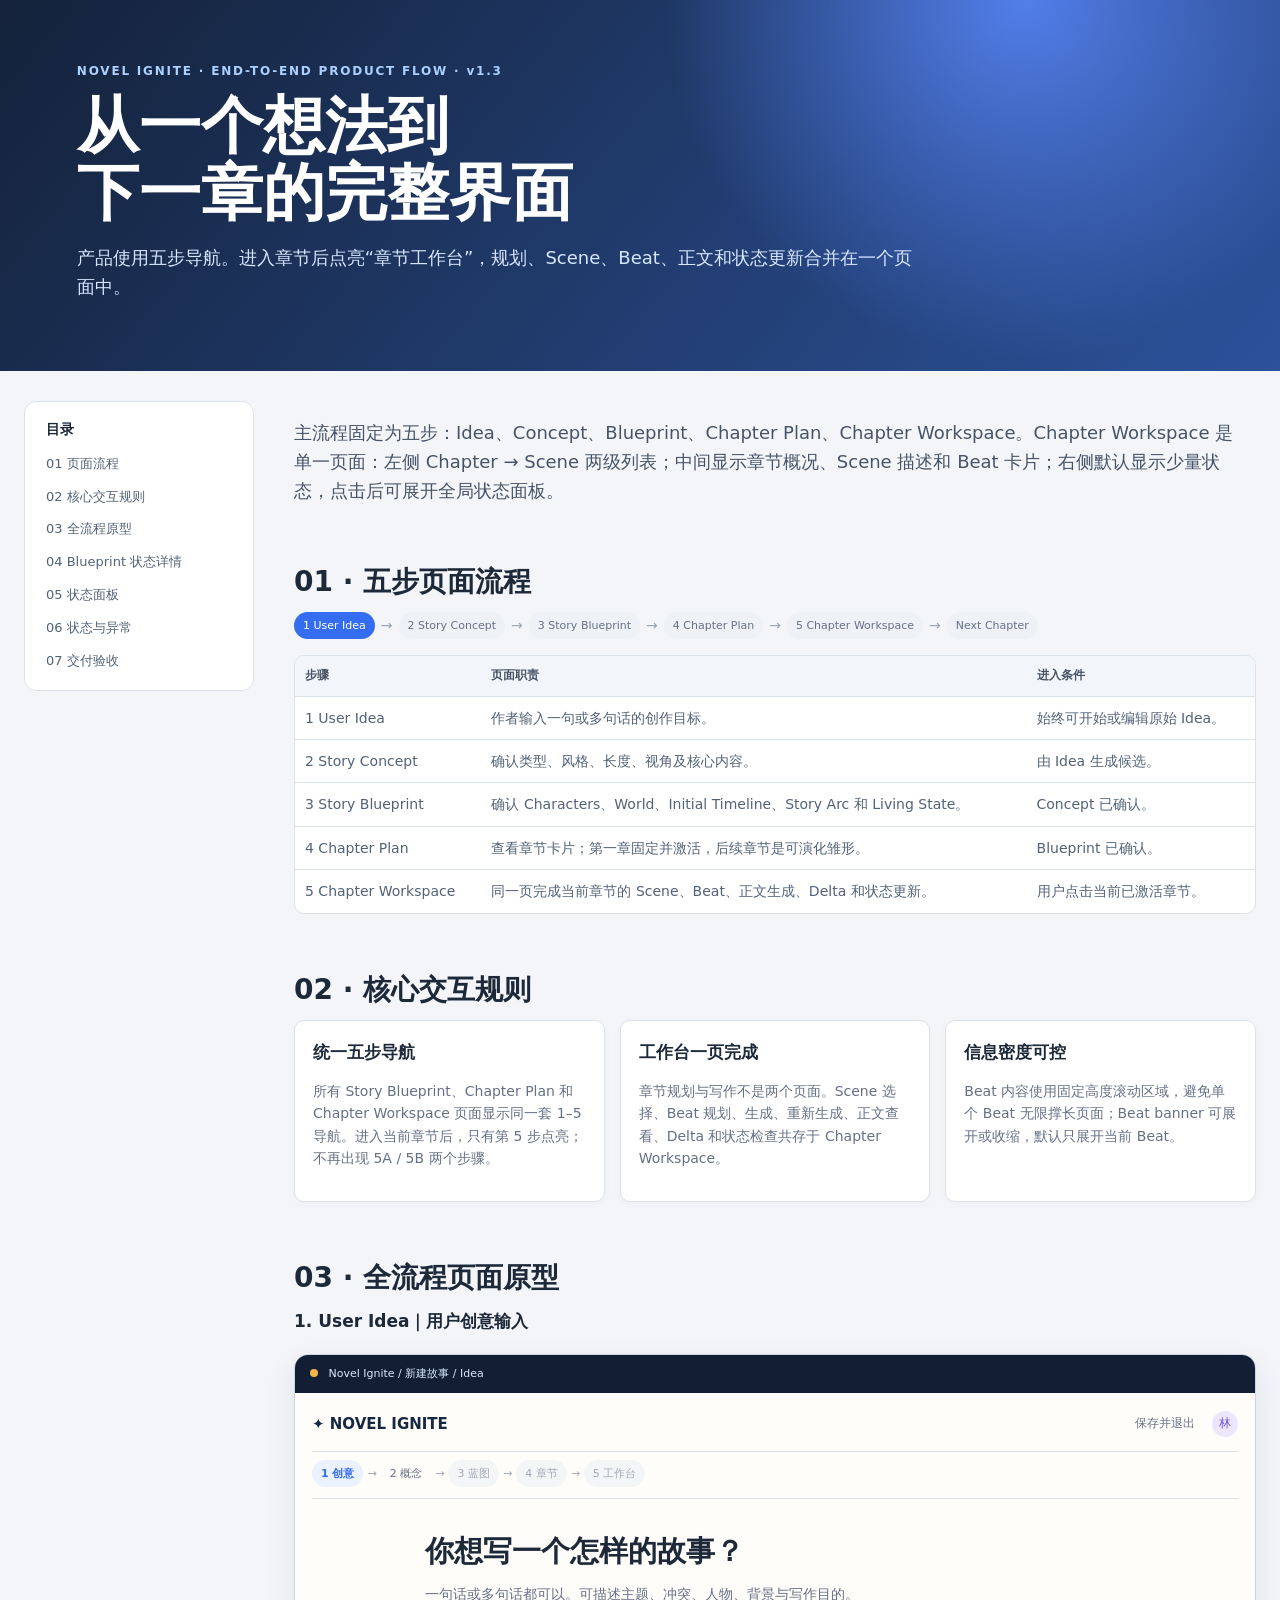
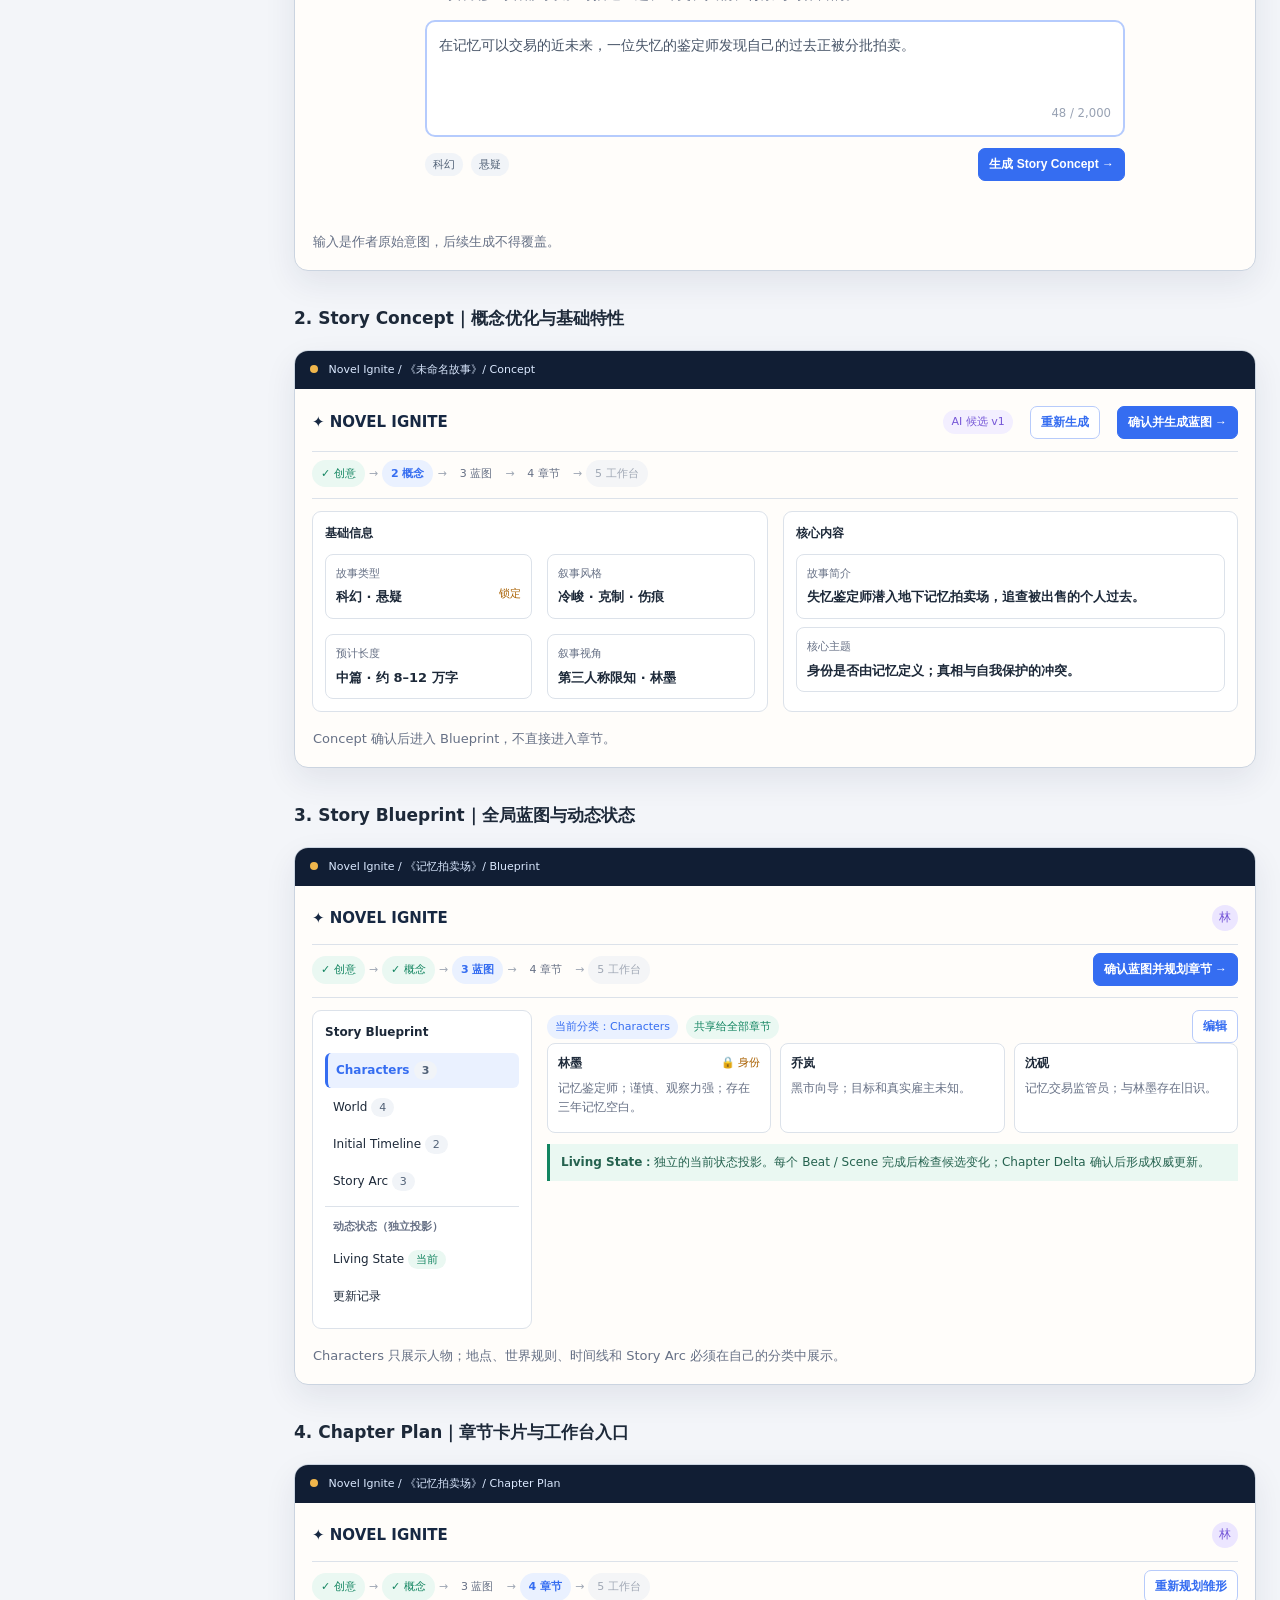
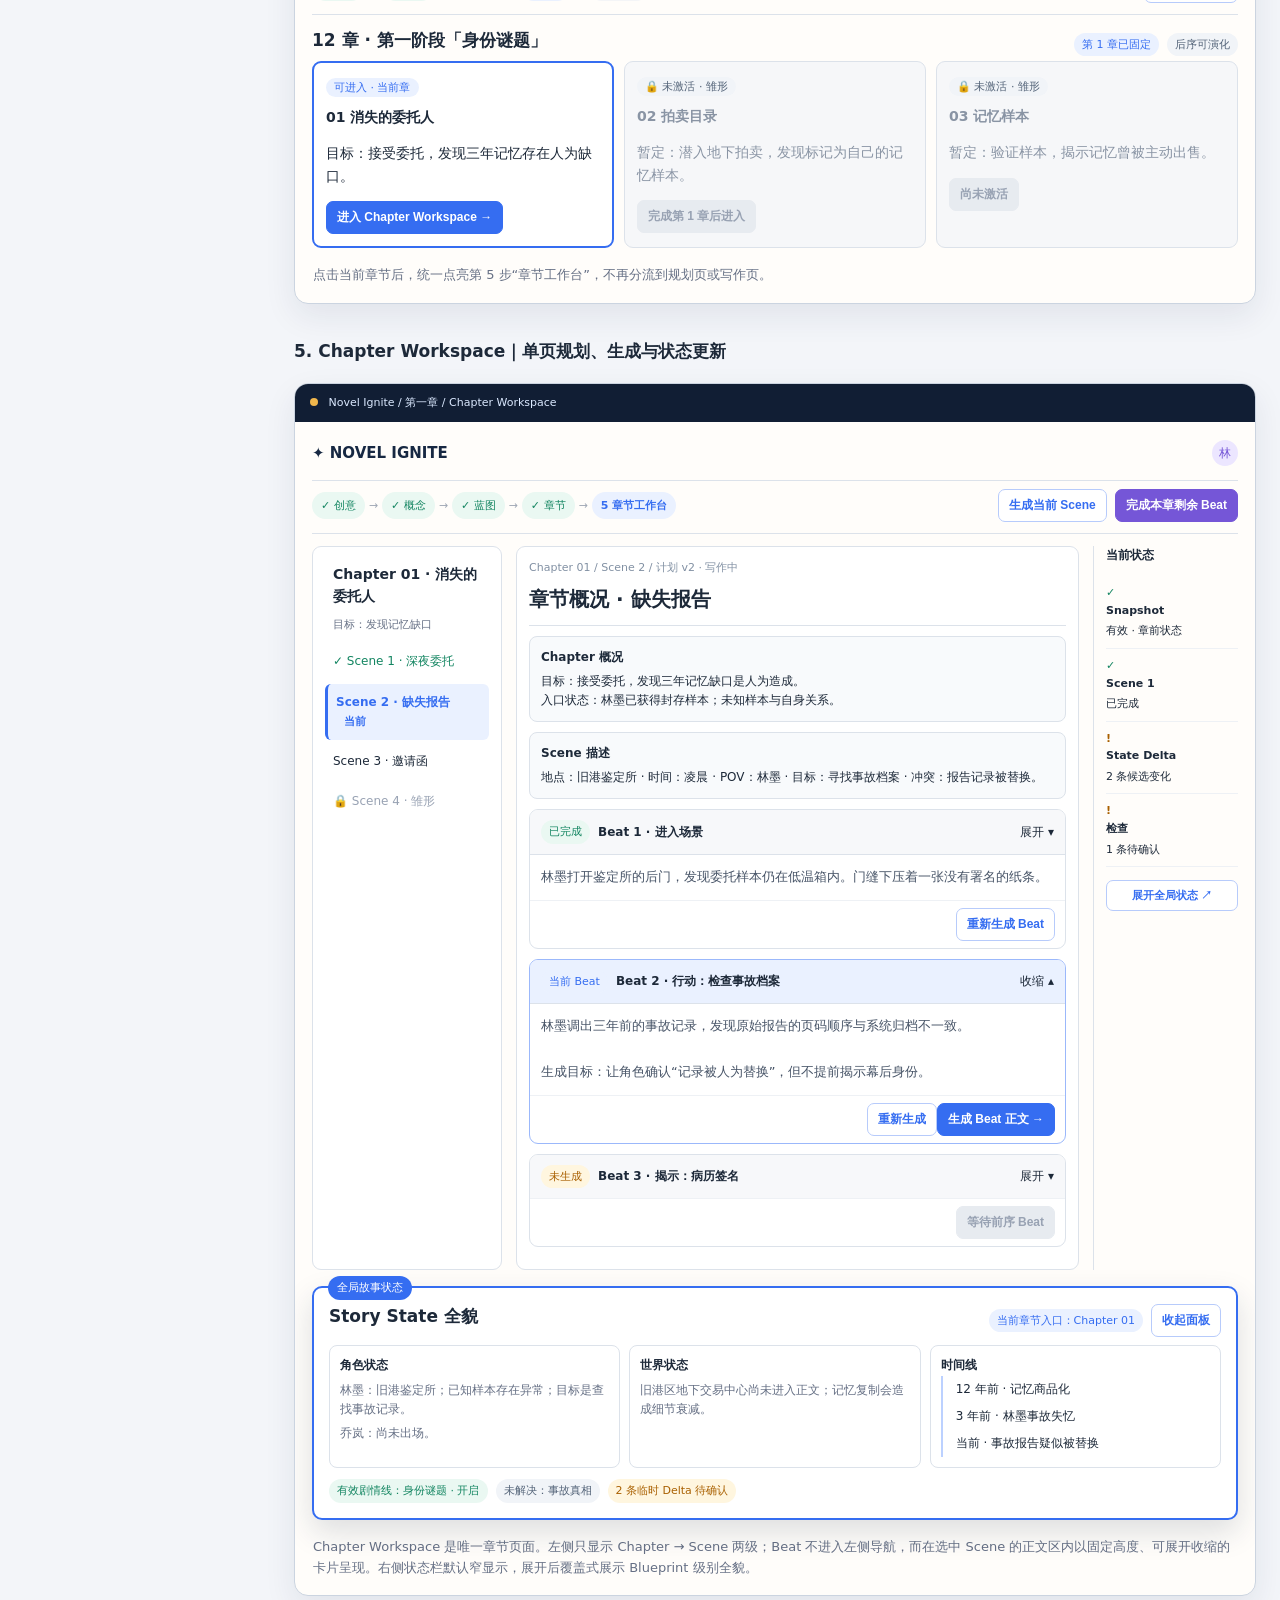
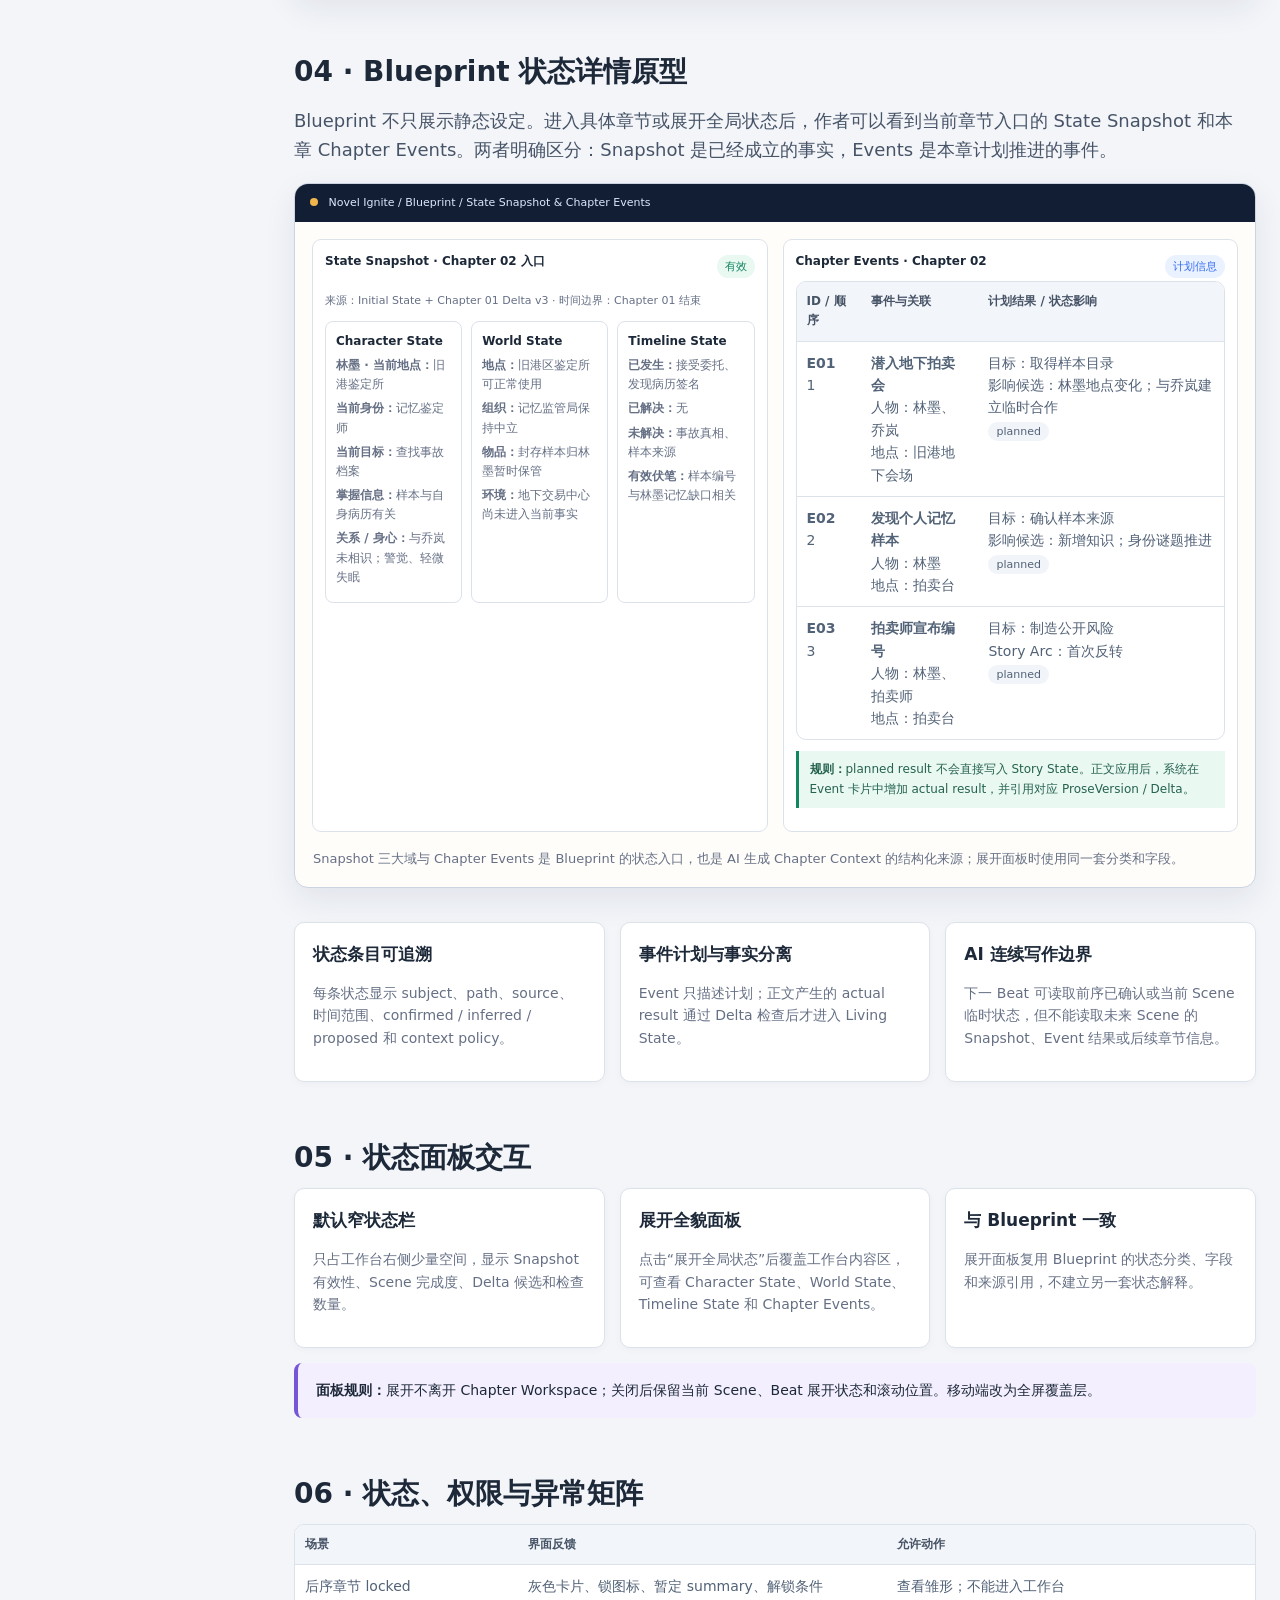
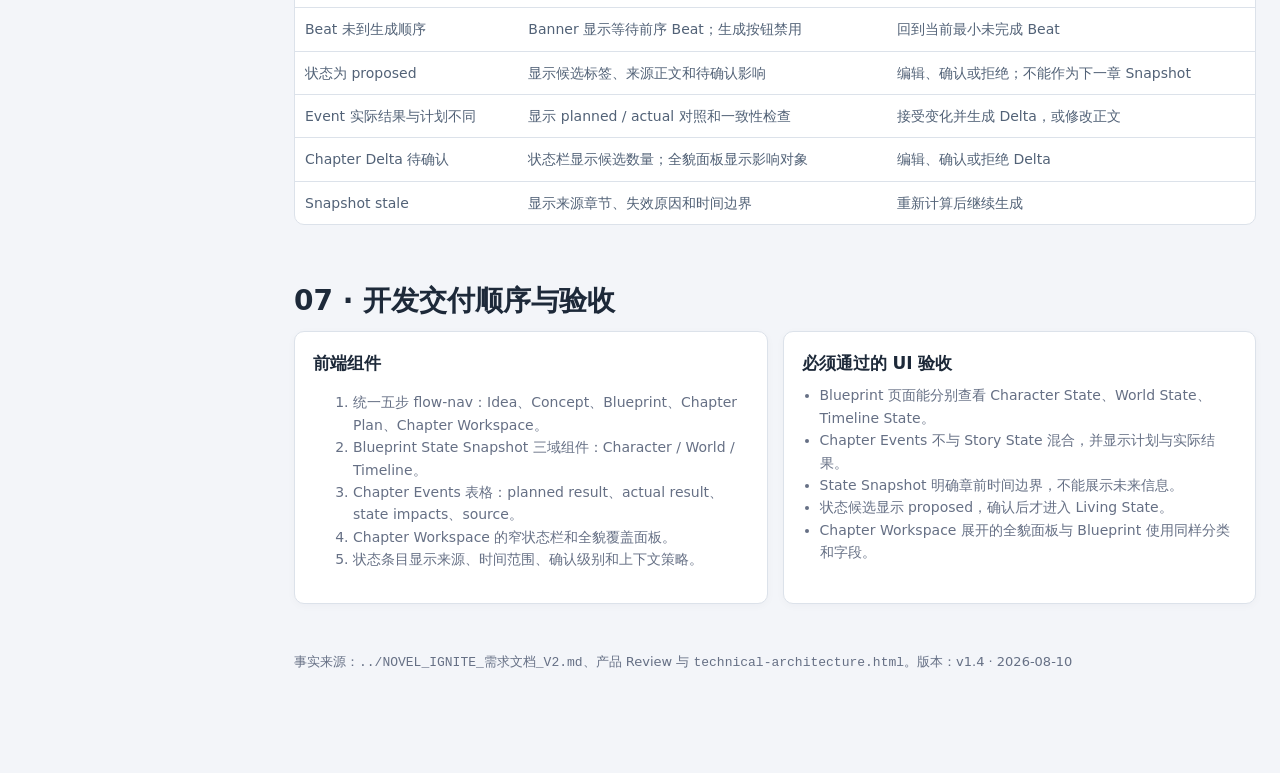
<file: docs/ui-design.html>
<!doctype html>
<html lang="zh-CN">
<head>
<meta charset="utf-8"><meta name="viewport" content="width=device-width,initial-scale=1">
<title>Novel Ignite｜产品流程与 UI 设计规范</title>
<style>
:root{--navy:#172842;--blue:#356df1;--bluep:#eaf1ff;--paper:#fffdfa;--bg:#f3f5f9;--ink:#1d2939;--muted:#667085;--line:#dce2ea;--purple:#7556d7;--purplep:#f3efff;--green:#138561;--greenp:#eaf8f2;--amber:#a96000;--amberp:#fff6df;--red:#c43d4f;--shadow:0 12px 32px #15294815}
*{box-sizing:border-box}html{scroll-behavior:smooth}body{margin:0;background:var(--bg);color:var(--ink);font:14px/1.6 Inter,"Microsoft YaHei",system-ui,sans-serif}.hero{background:radial-gradient(circle at 80% 0,#527ee9,transparent 33%),linear-gradient(130deg,#14223a,#2c529b);color:#fff;padding:62px max(6vw,25px) 52px}.hero-i,.layout{max-width:1320px;margin:auto}.ey{font-size:12px;letter-spacing:.15em;font-weight:800;color:#acd0ff}.hero h1{font-size:clamp(36px,5.2vw,62px);line-height:1.07;margin:12px 0}.hero p{max-width:850px;font-size:18px;color:#d8e7ff}.layout{display:grid;grid-template-columns:230px minmax(0,1fr);gap:40px;padding:30px 24px 88px}.toc{position:sticky;top:18px;align-self:start;background:#fff;border:1px solid var(--line);border-radius:12px;padding:13px}.toc b{display:block;margin:3px 8px 7px}.toc a{display:block;color:#526277;text-decoration:none;padding:6px 8px;border-radius:6px;font-size:13px}.toc a:hover{color:var(--blue);background:var(--bluep)}main{min-width:0}h2{font-size:28px;margin:58px 0 13px;line-height:1.25}h3{font-size:17px;margin:0 0 7px}.lead{font-size:18px;color:#475467;max-width:940px}.grid{display:grid;gap:15px}.g2{grid-template-columns:repeat(2,minmax(0,1fr))}.g3{grid-template-columns:repeat(3,minmax(0,1fr))}.card{padding:18px;background:#fff;border:1px solid var(--line);border-radius:10px;box-shadow:0 2px 8px #17203308}.card p,.card li{color:var(--muted)}.card ul{padding-left:18px;margin:7px 0}.call{padding:16px 18px;background:var(--purplep);border-left:4px solid var(--purple);border-radius:8px}.steps{display:flex;gap:6px;align-items:center;flex-wrap:wrap}.step{border-radius:99px;background:#eef1f5;padding:5px 9px;color:#667085;font-size:11px}.step.on{background:var(--blue);color:#fff}.step.done{background:var(--greenp);color:var(--green)}.arrow{color:#9aa5b4}.proto{background:var(--paper);border:1px solid #cbd4e0;border-radius:14px;overflow:hidden;box-shadow:var(--shadow);margin:18px 0 34px}.pbar{height:38px;background:#111e34;color:#dbe9ff;padding:10px 15px;font-size:11px}.pbar i{display:inline-block;width:8px;height:8px;border-radius:50%;background:#f0b64c;margin-right:7px}.pbody{padding:17px;min-height:270px}.caption{padding:0 18px 17px;color:var(--muted);font-size:13px}.nav{min-height:42px;border-bottom:1px solid var(--line);display:flex;align-items:center;gap:17px;padding-bottom:12px;font-size:12px;color:var(--muted)}.logo{color:var(--navy);font-size:15px;font-weight:900;margin-right:auto}.avatar{width:26px;height:26px;border-radius:50%;background:#ece6ff;color:var(--purple);display:grid;place-items:center}.button{background:var(--blue);border:1px solid var(--blue);border-radius:7px;padding:7px 10px;color:#fff;font-weight:800;font-size:12px;white-space:nowrap}.button.ghost{background:#fff;color:var(--blue);border-color:#b7cbfb}.button.purple{background:var(--purple);border-color:var(--purple)}.button.disabled{background:#e7ebf0;border-color:#e7ebf0;color:#98a2b3}.chip{padding:3px 8px;border-radius:99px;background:#f1f4f8;color:#526277;font-size:11px;white-space:nowrap}.chip.blue{background:var(--bluep);color:var(--blue)}.chip.ai{background:var(--purplep);color:var(--purple)}.chip.ok{background:var(--greenp);color:var(--green)}.chip.warn{background:var(--amberp);color:var(--amber)}.flow-nav{display:flex;gap:4px;align-items:center;flex-wrap:wrap;padding:8px 0 11px;border-bottom:1px solid var(--line);margin-bottom:12px}.flow-nav a,.flow-nav span{padding:5px 9px;border-radius:99px;color:var(--muted);font-size:11px;text-decoration:none}.flow-nav .current{background:var(--bluep);color:var(--blue);font-weight:800}.flow-nav .done{background:var(--greenp);color:var(--green)}.flow-nav .disabled{color:#a0a8b5;background:#f4f5f7}.flow-nav .arrow{padding:0;color:#a0a8b5}.center{max-width:700px;margin:34px auto}.center h1{font-size:29px;line-height:1.25;margin:16px 0 7px}.input{min-height:108px;border:2px solid #b5cbfd;border-radius:10px;background:#fff;padding:12px;color:#475467}.input small{display:block;text-align:right;color:#98a2b3;margin-top:48px}.row{display:flex;gap:8px;align-items:center;flex-wrap:wrap;margin-top:11px}.field{padding:10px;background:#fff;border:1px solid var(--line);border-radius:8px}.field label{display:block;font-size:11px;color:var(--muted);margin-bottom:3px}.field b{font-size:13px}.lock{float:right;color:var(--amber);font-size:11px}.panel{border:1px solid var(--line);border-radius:9px;background:#fff;padding:12px;min-width:0}.pt{font-weight:800;font-size:12px;margin-bottom:10px}.blueprint{display:grid;grid-template-columns:220px minmax(0,1fr);gap:15px}.blueprint-nav .item{padding:8px;border-radius:6px;font-size:12px;margin:2px 0}.blueprint-nav .item.on{background:var(--bluep);border-left:3px solid var(--blue);color:var(--blue);font-weight:800}.blueprint-nav .group-title{font-size:11px;color:var(--muted);font-weight:800;padding:11px 8px 4px;border-top:1px solid var(--line);margin-top:7px}.factgrid{display:grid;grid-template-columns:repeat(3,1fr);gap:9px}.fact{padding:10px;background:#fff;border:1px solid var(--line);border-radius:8px;font-size:12px}.fact p{color:var(--muted);margin:5px 0}.statebar{padding:9px 11px;background:var(--greenp);color:#25624f;border-left:3px solid var(--green);font-size:12px;margin:11px 0}.chapters{display:grid;grid-template-columns:repeat(3,1fr);gap:10px}.chapter{padding:12px;background:#fff;border:1px solid var(--line);border-radius:9px;min-height:130px}.chapter.active{border:2px solid var(--blue)}.chapter.locked{background:#f6f7f9;color:#8994a4}.chapter h4{margin:8px 0 4px}.workspace{display:grid;grid-template-columns:190px minmax(320px,1fr) 145px;gap:14px;min-height:480px}.scene-list .item{padding:9px 8px;border-radius:6px;font-size:12px;margin:3px 0}.scene-list .item.current{background:var(--bluep);border-left:3px solid var(--blue);color:var(--blue);font-weight:800}.scene-list .item.done{color:var(--green)}.scene-list .item.locked{color:#98a2b3}.scene-list .chapter-label{font-weight:900;padding:4px 8px 8px}.scene-list .subtle{font-size:11px;color:var(--muted);padding:0 8px 7px}.crumb{font-size:11px;color:#8190a3}.title{font-size:20px;font-weight:900;padding:6px 0 10px;border-bottom:1px solid var(--line)}.scene-summary{padding:11px;background:#f8fafc;border:1px solid var(--line);border-radius:8px;margin:10px 0;font-size:12px}.scene-summary b{display:block;margin-bottom:5px}.beat-card{border:1px solid var(--line);border-radius:9px;background:#fff;margin:10px 0;overflow:hidden}.beat-card.current{border-color:#9bb8fb}.beat-banner{display:flex;gap:8px;align-items:center;padding:10px 11px;background:#f7f8fa;cursor:pointer;font-size:12px}.beat-card.current .beat-banner{background:var(--bluep)}.beat-banner b{margin-right:auto}.beat-content{padding:11px;border-top:1px solid var(--line);max-height:118px;overflow-y:auto;font-size:13px;line-height:1.75;color:#475467}.beat-content.collapsed{display:none}.beat-actions{padding:7px 10px;border-top:1px solid #eef1f5;text-align:right}.status-rail{border-left:1px solid var(--line);padding-left:12px;font-size:11px}.status-rail .status-title{font-size:12px;font-weight:900;margin-bottom:11px}.status-line{padding:8px 0;border-bottom:1px solid #eef1f5}.status-line b{display:block;margin-bottom:3px}.status-line.ok:before{content:'✓';color:var(--green);font-weight:bold;margin-right:5px}.status-line.warn:before{content:'!';color:var(--amber);font-weight:bold;margin-right:5px}.status-rail .expand{margin-top:13px;width:100%;font-size:11px}.state-overlay{position:relative;margin-top:16px;background:#fff;border:2px solid var(--blue);border-radius:10px;box-shadow:0 12px 30px #15294825;padding:15px}.state-overlay:before{content:'全局故事状态';position:absolute;top:-12px;left:14px;background:var(--blue);color:#fff;border-radius:99px;padding:3px 9px;font-size:11px}.state-overlay .factgrid{margin-top:8px}.timeline{border-left:2px solid #bcd1ff;padding-left:13px;font-size:12px}.timeline div{padding:4px 0}.issue{font-size:12px;background:var(--amberp);color:#92530a;border:1px solid #f3d99f;padding:9px;border-radius:7px}.delta{font-size:11px;padding:7px;background:#f7faf9;border-left:3px solid var(--green);margin:6px 0}table{width:100%;border-collapse:separate;border-spacing:0;background:#fff;border:1px solid var(--line);border-radius:10px;overflow:hidden}th,td{padding:10px;text-align:left;border-bottom:1px solid var(--line);vertical-align:top}tr:last-child td{border:0}th{background:#f2f5f9;color:#475467;font-size:12px}td{color:#526277}.foot{font-size:13px;color:var(--muted);margin-top:48px}@media(max-width:980px){.layout{grid-template-columns:1fr;gap:10px}.toc{position:static;display:flex;flex-wrap:wrap}.toc b{width:100%}.g2,.g3,.blueprint,.workspace{grid-template-columns:1fr}.factgrid,.chapters{grid-template-columns:1fr 1fr}.status-rail{border-left:0;border-top:1px solid var(--line);padding:12px 0 0}}@media(max-width:560px){.hero{padding-top:44px}.nav span:not(.logo),.avatar{display:none}.pbody{padding:11px}.factgrid,.chapters{grid-template-columns:1fr}}
/* Legacy v1.3 state sections are superseded by the v1.4 detailed state model. */
main>section:nth-of-type(4),main>section:nth-of-type(5),main>section:nth-of-type(6){display:none}
</style>
</head>
<body>
<header class="hero"><div class="hero-i"><div class="ey">NOVEL IGNITE · END-TO-END PRODUCT FLOW · v1.3</div><h1>从一个想法到<br>下一章的完整界面</h1><p>产品使用五步导航。进入章节后点亮“章节工作台”，规划、Scene、Beat、正文和状态更新合并在一个页面中。</p></div></header>
<div class="layout">
<nav class="toc"><b>目录</b><a href="#flow">01 页面流程</a><a href="#rules">02 核心交互规则</a><a href="#screens">03 全流程原型</a><a href="#blueprint-state">04 Blueprint 状态详情</a><a href="#state-v14">05 状态面板</a><a href="#states-v14">06 状态与异常</a><a href="#handoff-v14">07 交付验收</a></nav>
<main>
<p class="lead">主流程固定为五步：Idea、Concept、Blueprint、Chapter Plan、Chapter Workspace。Chapter Workspace 是单一页面：左侧 Chapter → Scene 两级列表；中间显示章节概况、Scene 描述和 Beat 卡片；右侧默认显示少量状态，点击后可展开全局状态面板。</p>
<section id="flow"><h2>01 · 五步页面流程</h2><div class="steps"><span class="step on">1 User Idea</span><span class="arrow">→</span><span class="step">2 Story Concept</span><span class="arrow">→</span><span class="step">3 Story Blueprint</span><span class="arrow">→</span><span class="step">4 Chapter Plan</span><span class="arrow">→</span><span class="step">5 Chapter Workspace</span><span class="arrow">→</span><span class="step">Next Chapter</span></div><table style="margin-top:16px"><thead><tr><th>步骤</th><th>页面职责</th><th>进入条件</th></tr></thead><tbody><tr><td>1 User Idea</td><td>作者输入一句或多句话的创作目标。</td><td>始终可开始或编辑原始 Idea。</td></tr><tr><td>2 Story Concept</td><td>确认类型、风格、长度、视角及核心内容。</td><td>由 Idea 生成候选。</td></tr><tr><td>3 Story Blueprint</td><td>确认 Characters、World、Initial Timeline、Story Arc 和 Living State。</td><td>Concept 已确认。</td></tr><tr><td>4 Chapter Plan</td><td>查看章节卡片；第一章固定并激活，后续章节是可演化雏形。</td><td>Blueprint 已确认。</td></tr><tr><td>5 Chapter Workspace</td><td>同一页完成当前章节的 Scene、Beat、正文生成、Delta 和状态更新。</td><td>用户点击当前已激活章节。</td></tr></tbody></table></section>
<section id="rules"><h2>02 · 核心交互规则</h2><div class="grid g3"><article class="card"><h3>统一五步导航</h3><p>所有 Story Blueprint、Chapter Plan 和 Chapter Workspace 页面显示同一套 1–5 导航。进入当前章节后，只有第 5 步点亮；不再出现 5A / 5B 两个步骤。</p></article><article class="card"><h3>工作台一页完成</h3><p>章节规划与写作不是两个页面。Scene 选择、Beat 规划、生成、重新生成、正文查看、Delta 和状态检查共存于 Chapter Workspace。</p></article><article class="card"><h3>信息密度可控</h3><p>Beat 内容使用固定高度滚动区域，避免单个 Beat 无限撑长页面；Beat banner 可展开或收缩，默认只展开当前 Beat。</p></article></div></section>
<section id="screens"><h2>03 · 全流程页面原型</h2>
<h3>1. User Idea｜用户创意输入</h3><div class="proto"><div class="pbar"><i></i> Novel Ignite / 新建故事 / Idea</div><div class="pbody"><div class="nav"><span class="logo">✦ NOVEL IGNITE</span><span>保存并退出</span><span class="avatar">林</span></div><div class="flow-nav"><a class="current">1 创意</a><span class="arrow">→</span><a>2 概念</a><span class="arrow">→</span><a class="disabled">3 蓝图</a><span class="arrow">→</span><a class="disabled">4 章节</a><span class="arrow">→</span><a class="disabled">5 工作台</a></div><div class="center"><h1>你想写一个怎样的故事？</h1><p style="color:var(--muted)">一句话或多句话都可以。可描述主题、冲突、人物、背景与写作目的。</p><div class="input">在记忆可以交易的近未来，一位失忆的鉴定师发现自己的过去正被分批拍卖。<small>48 / 2,000</small></div><div class="row"><span class="chip">科幻</span><span class="chip">悬疑</span><button class="button" style="margin-left:auto">生成 Story Concept →</button></div></div></div><div class="caption">输入是作者原始意图，后续生成不得覆盖。</div></div>
<h3>2. Story Concept｜概念优化与基础特性</h3><div class="proto"><div class="pbar"><i></i> Novel Ignite / 《未命名故事》/ Concept</div><div class="pbody"><div class="nav"><span class="logo">✦ NOVEL IGNITE</span><span class="chip ai">AI 候选 v1</span><button class="button ghost">重新生成</button><button class="button">确认并生成蓝图 →</button></div><div class="flow-nav"><span class="done">✓ 创意</span><span class="arrow">→</span><a class="current">2 概念</a><span class="arrow">→</span><a>3 蓝图</a><span class="arrow">→</span><a>4 章节</a><span class="arrow">→</span><a class="disabled">5 工作台</a></div><div class="grid g2"><div class="panel"><div class="pt">基础信息</div><div class="grid g2"><div class="field"><label>故事类型</label><b>科幻 · 悬疑</b><span class="lock">锁定</span></div><div class="field"><label>叙事风格</label><b>冷峻 · 克制 · 伤痕</b></div><div class="field"><label>预计长度</label><b>中篇 · 约 8–12 万字</b></div><div class="field"><label>叙事视角</label><b>第三人称限知 · 林墨</b></div></div></div><div class="panel"><div class="pt">核心内容</div><div class="field"><label>故事简介</label><b>失忆鉴定师潜入地下记忆拍卖场，追查被出售的个人过去。</b></div><div class="field" style="margin-top:8px"><label>核心主题</label><b>身份是否由记忆定义；真相与自我保护的冲突。</b></div></div></div></div><div class="caption">Concept 确认后进入 Blueprint，不直接进入章节。</div></div>
<h3>3. Story Blueprint｜全局蓝图与动态状态</h3><div class="proto"><div class="pbar"><i></i> Novel Ignite / 《记忆拍卖场》/ Blueprint</div><div class="pbody"><div class="nav"><span class="logo">✦ NOVEL IGNITE</span><span class="avatar">林</span></div><div class="flow-nav"><span class="done">✓ 创意</span><span class="arrow">→</span><span class="done">✓ 概念</span><span class="arrow">→</span><a class="current">3 蓝图</a><span class="arrow">→</span><a>4 章节</a><span class="arrow">→</span><a class="disabled">5 工作台</a><button class="button" style="margin-left:auto">确认蓝图并规划章节 →</button></div><div class="blueprint"><aside class="panel blueprint-nav"><div class="pt">Story Blueprint</div><div class="item on">Characters <span class="chip">3</span></div><div class="item">World <span class="chip">4</span></div><div class="item">Initial Timeline <span class="chip">2</span></div><div class="item">Story Arc <span class="chip">3</span></div><div class="group-title">动态状态（独立投影）</div><div class="item">Living State <span class="chip ok">当前</span></div><div class="item">更新记录</div></aside><section><div class="row" style="margin-top:0"><span class="chip blue">当前分类：Characters</span><span class="chip ok">共享给全部章节</span><button class="button ghost" style="margin-left:auto">编辑</button></div><div class="factgrid"><div class="fact"><b>林墨</b><span class="lock">🔒 身份</span><p>记忆鉴定师；谨慎、观察力强；存在三年记忆空白。</p></div><div class="fact"><b>乔岚</b><p>黑市向导；目标和真实雇主未知。</p></div><div class="fact"><b>沈砚</b><p>记忆交易监管员；与林墨存在旧识。</p></div></div><div class="statebar"><b>Living State：</b>独立的当前状态投影。每个 Beat / Scene 完成后检查候选变化；Chapter Delta 确认后形成权威更新。</div></section></div></div><div class="caption">Characters 只展示人物；地点、世界规则、时间线和 Story Arc 必须在自己的分类中展示。</div></div>
<h3>4. Chapter Plan｜章节卡片与工作台入口</h3><div class="proto"><div class="pbar"><i></i> Novel Ignite / 《记忆拍卖场》/ Chapter Plan</div><div class="pbody"><div class="nav"><span class="logo">✦ NOVEL IGNITE</span><span class="avatar">林</span></div><div class="flow-nav"><span class="done">✓ 创意</span><span class="arrow">→</span><span class="done">✓ 概念</span><span class="arrow">→</span><a>3 蓝图</a><span class="arrow">→</span><a class="current">4 章节</a><span class="arrow">→</span><a class="disabled">5 工作台</a><button class="button ghost" style="margin-left:auto">重新规划雏形</button></div><div class="row"><h3 style="margin-right:auto">12 章 · 第一阶段「身份谜题」</h3><span class="chip blue">第 1 章已固定</span><span class="chip">后序可演化</span></div><div class="chapters"><article class="chapter active"><span class="chip blue">可进入 · 当前章</span><h4>01 消失的委托人</h4><p>目标：接受委托，发现三年记忆存在人为缺口。</p><button class="button">进入 Chapter Workspace →</button></article><article class="chapter locked"><span class="chip">🔒 未激活 · 雏形</span><h4>02 拍卖目录</h4><p>暂定：潜入地下拍卖，发现标记为自己的记忆样本。</p><button class="button disabled">完成第 1 章后进入</button></article><article class="chapter locked"><span class="chip">🔒 未激活 · 雏形</span><h4>03 记忆样本</h4><p>暂定：验证样本，揭示记忆曾被主动出售。</p><button class="button disabled">尚未激活</button></article></div></div><div class="caption">点击当前章节后，统一点亮第 5 步“章节工作台”，不再分流到规划页或写作页。</div></div>
<h3>5. Chapter Workspace｜单页规划、生成与状态更新</h3><div class="proto"><div class="pbar"><i></i> Novel Ignite / 第一章 / Chapter Workspace</div><div class="pbody"><div class="nav"><span class="logo">✦ NOVEL IGNITE</span><span class="avatar">林</span></div><div class="flow-nav"><span class="done">✓ 创意</span><span class="arrow">→</span><span class="done">✓ 概念</span><span class="arrow">→</span><span class="done">✓ 蓝图</span><span class="arrow">→</span><span class="done">✓ 章节</span><span class="arrow">→</span><a class="current">5 章节工作台</a><div class="row" style="margin:0 0 0 auto"><button class="button ghost">生成当前 Scene</button><button class="button purple">完成本章剩余 Beat</button></div></div><div class="workspace"><aside class="panel scene-list"><div class="chapter-label">Chapter 01 · 消失的委托人</div><div class="subtle">目标：发现记忆缺口</div><div class="item done">✓ Scene 1 · 深夜委托</div><div class="item current">Scene 2 · 缺失报告 <span class="chip blue">当前</span></div><div class="item">Scene 3 · 邀请函</div><div class="item locked">🔒 Scene 4 · 雏形</div></aside><section class="panel"><div class="crumb">Chapter 01 / Scene 2 / 计划 v2 · 写作中</div><div class="title">章节概况 · 缺失报告</div><div class="scene-summary"><b>Chapter 概况</b>目标：接受委托，发现三年记忆缺口是人为造成。<br>入口状态：林墨已获得封存样本；未知样本与自身关系。</div><div class="scene-summary"><b>Scene 描述</b>地点：旧港鉴定所 · 时间：凌晨 · POV：林墨 · 目标：寻找事故档案 · 冲突：报告记录被替换。</div><div class="beat-card"><div class="beat-banner"><span class="chip ok">已完成</span><b>Beat 1 · 进入场景</b><span class="subtle">展开 ▾</span></div><div class="beat-content">林墨打开鉴定所的后门，发现委托样本仍在低温箱内。门缝下压着一张没有署名的纸条。</div><div class="beat-actions"><button class="button ghost">重新生成 Beat</button></div></div><div class="beat-card current"><div class="beat-banner"><span class="chip blue">当前 Beat</span><b>Beat 2 · 行动：检查事故档案</b><span class="subtle">收缩 ▴</span></div><div class="beat-content">林墨调出三年前的事故记录，发现原始报告的页码顺序与系统归档不一致。<br><br>生成目标：让角色确认“记录被人为替换”，但不提前揭示幕后身份。</div><div class="beat-actions"><button class="button ghost">重新生成</button><button class="button">生成 Beat 正文 →</button></div></div><div class="beat-card"><div class="beat-banner"><span class="chip warn">未生成</span><b>Beat 3 · 揭示：病历签名</b><span class="subtle">展开 ▾</span></div><div class="beat-content collapsed">待 Beat 2 应用并完成检查后可生成。</div><div class="beat-actions"><button class="button disabled">等待前序 Beat</button></div></div></section><aside class="status-rail"><div class="status-title">当前状态</div><div class="status-line ok"><b>Snapshot</b>有效 · 章前状态</div><div class="status-line ok"><b>Scene 1</b>已完成</div><div class="status-line warn"><b>State Delta</b>2 条候选变化</div><div class="status-line warn"><b>检查</b>1 条待确认</div><button class="button ghost expand">展开全局状态 ↗</button></aside></div><div class="state-overlay"><div class="row" style="margin-top:0"><h3 style="margin-right:auto">Story State 全貌</h3><span class="chip blue">当前章节入口：Chapter 01</span><button class="button ghost">收起面板</button></div><div class="factgrid"><div class="fact"><b>角色状态</b><p>林墨：旧港鉴定所；已知样本存在异常；目标是查找事故记录。</p><p>乔岚：尚未出场。</p></div><div class="fact"><b>世界状态</b><p>旧港区地下交易中心尚未进入正文；记忆复制会造成细节衰减。</p></div><div class="fact"><b>时间线</b><div class="timeline"><div>12 年前 · 记忆商品化</div><div>3 年前 · 林墨事故失忆</div><div>当前 · 事故报告疑似被替换</div></div></div></div><div class="row"><span class="chip ok">有效剧情线：身份谜题 · 开启</span><span class="chip">未解决：事故真相</span><span class="chip warn">2 条临时 Delta 待确认</span></div></div></div><div class="caption">Chapter Workspace 是唯一章节页面。左侧只显示 Chapter → Scene 两级；Beat 不进入左侧导航，而在选中 Scene 的正文区内以固定高度、可展开收缩的卡片呈现。右侧状态栏默认窄显示，展开后覆盖式展示 Blueprint 级别全貌。</div></div>
</section>
<section id="state"><h2>04 · 状态面板交互</h2><div class="grid g3"><article class="card"><h3>默认窄状态栏</h3><p>只占工作台右侧少量比例，显示 Snapshot、Scene 完成度、Delta 候选和检查数量。不干扰正文阅读。</p></article><article class="card"><h3>展开全貌面板</h3><p>点击“展开全局状态”后覆盖工作台内容区，可查看角色状态、世界状态、时间线、剧情线和 Delta 来源。</p></article><article class="card"><h3>与 Blueprint 一致</h3><p>展开面板的数据分类与 Blueprint 完全相同：Characters、World、Initial Timeline、Story Arc / Living State，避免两套状态解释。</p></article></div><div class="call" style="margin-top:15px"><b>面板规则：</b>展开不离开 Chapter Workspace；面板关闭后保留当前 Scene、Beat 展开状态和滚动位置。移动端改为全屏覆盖层，使用“返回工作台”关闭。</div></section>
<section id="states"><h2>05 · 状态、权限与异常矩阵</h2><table><thead><tr><th>场景</th><th>界面反馈</th><th>允许动作</th></tr></thead><tbody><tr><td>后序章节 locked</td><td>Chapter Plan 灰色卡片、锁图标、暂定 summary、解锁条件</td><td>查看雏形；不能进入工作台</td></tr><tr><td>Beat 未到生成顺序</td><td>Banner 显示等待前序 Beat；生成按钮禁用</td><td>回到当前最小未完成 Beat</td></tr><tr><td>Beat 生成中</td><td>Banner 显示生成中；内容区保留固定高度滚动容器</td><td>取消任务；从最后应用 Beat 继续</td></tr><tr><td>Beat 重生成</td><td>原版本保留；新候选在同一 Beat 卡片中比较</td><td>应用新版本或保留旧版本</td></tr><tr><td>Chapter Delta 待确认</td><td>窄状态栏显示候选数量；全貌面板显示影响对象</td><td>编辑、确认或拒绝 Delta</td></tr><tr><td>Snapshot stale</td><td>状态栏变为警告并显示来源章节</td><td>重新计算后继续生成</td></tr></tbody></table></section>
<section id="handoff"><h2>06 · 开发交付顺序与验收</h2><div class="grid g2"><article class="card"><h3>前端组件</h3><ol><li>统一五步 <code>flow-nav</code>：Idea、Concept、Blueprint、Chapter Plan、Chapter Workspace。</li><li><code>scene-list</code>：Chapter → Scene 两级，禁止 Beat 进入左侧树。</li><li><code>beat-card</code>：banner、展开收缩、固定高度正文滚动、生成/重生成操作。</li><li><code>status-rail</code> 与 <code>state-overlay</code>：窄状态栏和覆盖式全貌面板。</li></ol></article><article class="card"><h3>必须通过的 UI 验收</h3><ul><li>进入指定章节后只点亮第 5 步“章节工作台”。</li><li>不存在 5A / 5B 两个导航步骤或两个章节页面。</li><li>左侧只有 Chapter 和 Scene 两级；Beat 全部位于右侧内容区域。</li><li>Beat 正文区域固定高度，超出内容滚动，不无限拉长页面。</li><li>默认状态面板窄显示；展开后覆盖式展示 Blueprint 级别完整故事状态。</li><li>关闭全貌面板后回到同一 Scene、Beat 和滚动位置。</li></ul></article></div><p class="foot">事实来源：<code>../NOVEL_IGNITE_需求文档_V2.md</code>、产品 Review 与 <code>technical-architecture.html</code>。版本：v1.3 · 2026-08-09</p></section>
</section>
<section id="blueprint-state"><h2>04 · Blueprint 状态详情原型</h2><p class="lead">Blueprint 不只展示静态设定。进入具体章节或展开全局状态后，作者可以看到当前章节入口的 State Snapshot 和本章 Chapter Events。两者明确区分：Snapshot 是已经成立的事实，Events 是本章计划推进的事件。</p><div class="proto"><div class="pbar"><i></i> Novel Ignite / Blueprint / State Snapshot & Chapter Events</div><div class="pbody"><div class="grid g2"><section class="panel"><div class="row" style="margin-top:0"><div class="pt" style="margin-right:auto">State Snapshot · Chapter 02 入口</div><span class="chip ok">有效</span></div><p style="font-size:11px;color:var(--muted)">来源：Initial State + Chapter 01 Delta v3 · 时间边界：Chapter 01 结束</p><div class="factgrid"><div class="fact"><b>Character State</b><p><b>林墨 · 当前地点：</b>旧港鉴定所</p><p><b>当前身份：</b>记忆鉴定师</p><p><b>当前目标：</b>查找事故档案</p><p><b>掌握信息：</b>样本与自身病历有关</p><p><b>关系 / 身心：</b>与乔岚未相识；警觉、轻微失眠</p></div><div class="fact"><b>World State</b><p><b>地点：</b>旧港区鉴定所可正常使用</p><p><b>组织：</b>记忆监管局保持中立</p><p><b>物品：</b>封存样本归林墨暂时保管</p><p><b>环境：</b>地下交易中心尚未进入当前事实</p></div><div class="fact"><b>Timeline State</b><p><b>已发生：</b>接受委托、发现病历签名</p><p><b>已解决：</b>无</p><p><b>未解决：</b>事故真相、样本来源</p><p><b>有效伏笔：</b>样本编号与林墨记忆缺口相关</p></div></div></section><section class="panel"><div class="row" style="margin-top:0"><div class="pt" style="margin-right:auto">Chapter Events · Chapter 02</div><span class="chip blue">计划信息</span></div><table><thead><tr><th>ID / 顺序</th><th>事件与关联</th><th>计划结果 / 状态影响</th></tr></thead><tbody><tr><td><b>E01</b><br>1</td><td><b>潜入地下拍卖会</b><br>人物：林墨、乔岚<br>地点：旧港地下会场</td><td>目标：取得样本目录<br>影响候选：林墨地点变化；与乔岚建立临时合作<br><span class="chip">planned</span></td></tr><tr><td><b>E02</b><br>2</td><td><b>发现个人记忆样本</b><br>人物：林墨<br>地点：拍卖台</td><td>目标：确认样本来源<br>影响候选：新增知识；身份谜题推进<br><span class="chip">planned</span></td></tr><tr><td><b>E03</b><br>3</td><td><b>拍卖师宣布编号</b><br>人物：林墨、拍卖师<br>地点：拍卖台</td><td>目标：制造公开风险<br>Story Arc：首次反转<br><span class="chip">planned</span></td></tr></tbody></table><div class="statebar"><b>规则：</b>planned result 不会直接写入 Story State。正文应用后，系统在 Event 卡片中增加 actual result，并引用对应 ProseVersion / Delta。</div></section></div></div><div class="caption">Snapshot 三大域与 Chapter Events 是 Blueprint 的状态入口，也是 AI 生成 Chapter Context 的结构化来源；展开面板时使用同一套分类和字段。</div></div><div class="grid g3"><article class="card"><h3>状态条目可追溯</h3><p>每条状态显示 subject、path、source、时间范围、confirmed / inferred / proposed 和 context policy。</p></article><article class="card"><h3>事件计划与事实分离</h3><p>Event 只描述计划；正文产生的 actual result 通过 Delta 检查后才进入 Living State。</p></article><article class="card"><h3>AI 连续写作边界</h3><p>下一 Beat 可读取前序已确认或当前 Scene 临时状态，但不能读取未来 Scene 的 Snapshot、Event 结果或后续章节信息。</p></article></div>
</section>
<section id="state"><h2>05 · 状态面板交互</h2><div class="grid g3"><article class="card"><h3>默认窄状态栏</h3><p>只占工作台右侧少量空间，显示 Snapshot 有效性、Scene 完成度、Delta 候选和检查数量。</p></article><article class="card"><h3>展开全貌面板</h3><p>点击“展开全局状态”后覆盖工作台内容区，可查看 Character State、World State、Timeline State 和 Chapter Events。</p></article><article class="card"><h3>与 Blueprint 一致</h3><p>展开面板复用 Blueprint 的状态分类、字段和来源引用，不建立另一套状态解释。</p></article></div><div class="call" style="margin-top:15px"><b>面板规则：</b>展开不离开 Chapter Workspace；关闭后保留当前 Scene、Beat 展开状态和滚动位置。移动端改为全屏覆盖层。</div></section>
<section id="states"><h2>06 · 状态、权限与异常矩阵</h2><table><thead><tr><th>场景</th><th>界面反馈</th><th>允许动作</th></tr></thead><tbody><tr><td>后序章节 locked</td><td>灰色卡片、锁图标、暂定 summary、解锁条件</td><td>查看雏形；不能进入工作台</td></tr><tr><td>Beat 未到生成顺序</td><td>Banner 显示等待前序 Beat；生成按钮禁用</td><td>回到当前最小未完成 Beat</td></tr><tr><td>状态为 proposed</td><td>显示候选标签、来源正文和待确认影响</td><td>编辑、确认或拒绝；不能作为下一章 Snapshot</td></tr><tr><td>Event 实际结果与计划不同</td><td>显示 planned / actual 对照和一致性检查</td><td>接受变化并生成 Delta，或修改正文</td></tr><tr><td>Chapter Delta 待确认</td><td>状态栏显示候选数量；全貌面板显示影响对象</td><td>编辑、确认或拒绝 Delta</td></tr><tr><td>Snapshot stale</td><td>显示来源章节、失效原因和时间边界</td><td>重新计算后继续生成</td></tr></tbody></table></section>
<section id="handoff"><h2>07 · 开发交付顺序与验收</h2><div class="grid g2"><article class="card"><h3>前端组件</h3><ol><li>统一五步 flow-nav：Idea、Concept、Blueprint、Chapter Plan、Chapter Workspace。</li><li>Blueprint State Snapshot 三域组件：Character / World / Timeline。</li><li>Chapter Events 表格：planned result、actual result、state impacts、source。</li><li>Chapter Workspace 的窄状态栏和全貌覆盖面板。</li><li>状态条目显示来源、时间范围、确认级别和上下文策略。</li></ol></article><article class="card"><h3>必须通过的 UI 验收</h3><ul><li>Blueprint 页面能分别查看 Character State、World State、Timeline State。</li><li>Chapter Events 不与 Story State 混合，并显示计划与实际结果。</li><li>State Snapshot 明确章前时间边界，不能展示未来信息。</li><li>状态候选显示 proposed，确认后才进入 Living State。</li><li>Chapter Workspace 展开的全貌面板与 Blueprint 使用同样分类和字段。</li></ul></article></div><p class="foot">事实来源：<code>../NOVEL_IGNITE_需求文档_V2.md</code>、产品 Review 与 <code>technical-architecture.html</code>。版本：v1.4 · 2026-08-10</p></section>
</main></div>
</body>
</html>
</file>
